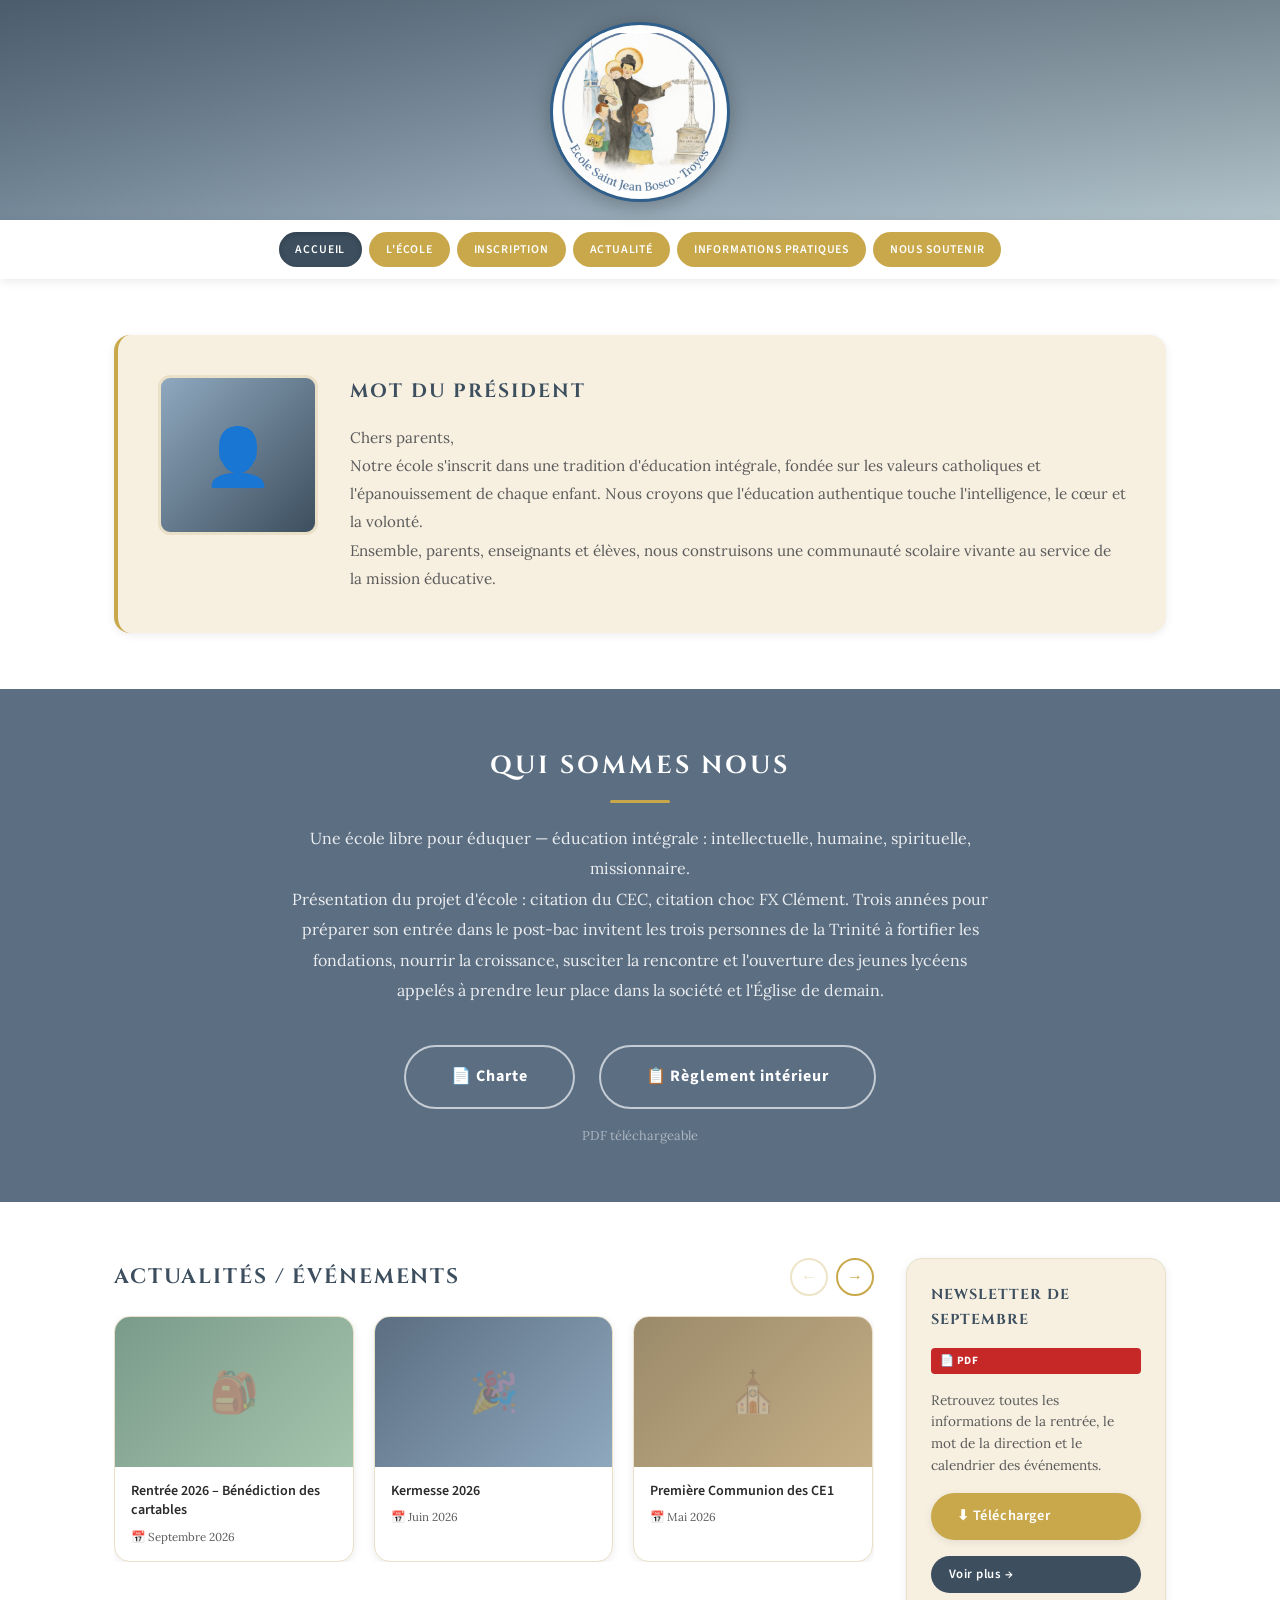
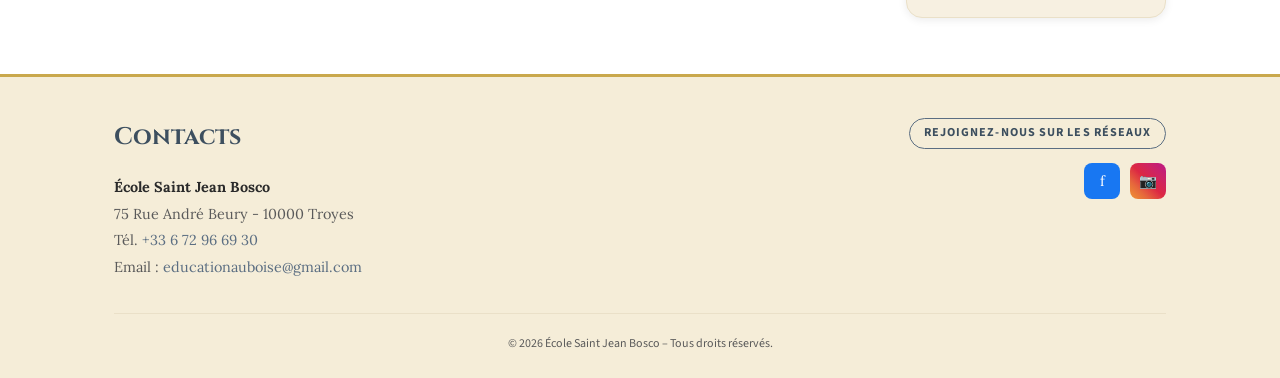
<file: index.html>
<!DOCTYPE html>
<html lang="fr">
<head>
  <meta charset="UTF-8">
  <meta name="viewport" content="width=device-width, initial-scale=1.0">
  <title>École Saint Jean Bosco – Accueil</title>
  <meta name="description" content="École catholique Saint Jean Bosco – Accueil, actualités et informations.">
  <link rel="icon" href="img/instit_st_jean_bosco.jpeg">
  <link rel="stylesheet" href="css/styles.css">
</head>
<body>

  <a class="skip-link" href="#main">Aller au contenu principal</a>

  <!-- ════ HEADER ════ -->
  <header class="site-header" role="banner">
    <div class="hero-band" role="img" aria-label="Bandeau photo de l'école"></div>
    <a class="logo-wrap" href="index.html" aria-label="Accueil – École Saint Jean Bosco">
      <div class="logo-circle">
        <img class="logo-img" src="img/instit_st_jean_bosco.jpeg" alt="École Saint Jean Bosco – Troyes">
      </div>
    </a>
    <nav class="nav-bar" aria-label="Navigation principale">
      <button class="nav-toggle" aria-expanded="false" aria-label="Ouvrir le menu" aria-controls="nav-links">
        <span></span><span></span><span></span>
      </button>
      <div class="nav-links" id="nav-links" role="list">
        <a href="index.html"       aria-current="page" role="listitem">Accueil</a>
        <a href="ecole.html"       role="listitem">L'École</a>
        <a href="inscription.html" role="listitem">Inscription</a>
        <a href="actualite.html"   role="listitem">Actualité</a>
        <a href="infos.html"       role="listitem">Informations pratiques</a>
        <a href="soutenir.html"    role="listitem">Nous soutenir</a>
      </div>
    </nav>
  </header>

  <!-- ════ MAIN ════ -->
  <main id="main">

    <!-- MOT DU PRÉSIDENT -->
    <section class="section" aria-labelledby="president-title">
      <div class="container">
        <div class="president-block">
          <div class="president-photo" role="img" aria-label="Photo de la présidente">👤</div>
          <div class="president-content">
            <h2 id="president-title">Mot du Président</h2>
            <div class="president-text">
              <p>Chers parents, <br><p>Notre école s'inscrit dans une tradition d'éducation intégrale, fondée sur les valeurs catholiques et l'épanouissement de chaque enfant. Nous croyons que l'éducation authentique touche l'intelligence, le cœur et la volonté.</p>
              <p>Ensemble, parents, enseignants et élèves, nous construisons une communauté scolaire vivante au service de la mission éducative.</p></p>
            </div>
            
            
          </div>
        </div>
      </div>
    </section>

    <!-- QUI SOMMES NOUS -->
    <section class="band" aria-labelledby="qui-title">
      <div class="container">
        <h2 class="band-title" id="qui-title">Qui sommes nous</h2>
        <p class="qui-text">
          Une école libre pour éduquer — éducation intégrale : intellectuelle, humaine, spirituelle, missionnaire.<br>
          Présentation du projet d'école : citation du CEC, citation choc FX Clément. Trois années pour préparer son entrée dans le post-bac invitent les trois personnes de la Trinité à fortifier les fondations, nourrir la croissance, susciter la rencontre et l'ouverture des jeunes lycéens appelés à prendre leur place dans la société et l'Église de demain.
        </p>
        <div class="qui-btns">
          <a href="assets/docs/charte.pdf" download class="btn btn-outline-white btn-pill-lg">
            📄 Charte
          </a>
          <a href="assets/docs/reglement.pdf" download class="btn btn-outline-white btn-pill-lg">
            📋 Règlement intérieur
          </a>
        </div>
        <p style="text-align:center; margin-top:1rem; font-size:0.8rem; color:rgba(255,255,255,0.5);">
          PDF téléchargeable
        </p>
      </div>
    </section>

    <!-- ACTUALITÉS / ÉVÉNEMENTS -->
    <section class="section" aria-labelledby="actu-title">
      <div class="container">
        <div class="actu-layout">

          <!-- Carousel -->
          <div>
            <div class="actu-header">
              <h2 class="section-title" id="actu-title" style="margin-bottom:0">Actualités / Événements</h2>
              <div class="carousel-controls" role="group" aria-label="Contrôles du carousel">
                <button class="carousel-btn prev" aria-label="Article précédent" disabled>&#8592;</button>
                <button class="carousel-btn next" aria-label="Article suivant">&#8594;</button>
              </div>
            </div>

            <div class="carousel-track-outer" aria-live="polite">
              <div class="carousel-track" role="list">

                <article class="actu-card" role="listitem">
                  <div class="actu-card-img" aria-hidden="true">🎒</div>
                  <div class="actu-card-body">
                    <h3>Rentrée 2026 – Bénédiction des cartables</h3>
                    <p class="actu-card-meta">📅 Septembre 2026</p>
                  </div>
                </article>

                <article class="actu-card" role="listitem">
                  <div class="actu-card-img" aria-hidden="true">🎉</div>
                  <div class="actu-card-body">
                    <h3>Kermesse 2026</h3>
                    <p class="actu-card-meta">📅 Juin 2026</p>
                  </div>
                </article>

                <article class="actu-card" role="listitem">
                  <div class="actu-card-img" aria-hidden="true">⛪</div>
                  <div class="actu-card-body">
                    <h3>Première Communion des CE1</h3>
                    <p class="actu-card-meta">📅 Mai 2026</p>
                  </div>
                </article>

                <article class="actu-card" role="listitem">
                  <div class="actu-card-img" aria-hidden="true">📰</div>
                  <div class="actu-card-body">
                    <h3>Avancée des travaux de rénovation</h3>
                    <p class="actu-card-meta">📅 Avril 2026</p>
                  </div>
                </article>

              </div>
            </div>
          </div>

          <!-- Newsletter sidebar -->
          <aside class="newsletter-sidebar" aria-label="Newsletter">
            <h3>Newsletter de Septembre</h3>
            <span class="pdf-badge">📄 PDF</span>
            <p>Retrouvez toutes les informations de la rentrée, le mot de la direction et le calendrier des événements.</p>
            <a href="assets/docs/newsletter-sept.pdf" download
               class="btn btn-gold" aria-label="Télécharger la newsletter de septembre (PDF)">
              ⬇ Télécharger
            </a>
            <a href="actualite.html" class="btn btn-blue" style="font-size:0.8rem; padding:0.5rem 1.1rem;">
              Voir plus →
            </a>
          </aside>

        </div>
      </div>
    </section>

  </main>

  <!-- ════ FOOTER ════ -->
  <footer class="site-footer" role="contentinfo">
    <div class="container">
      <div class="footer-inner">
        <div class="footer-contacts">
          <h2>Contacts</h2>
          <address>
            <strong>École Saint Jean Bosco</strong>
            75 Rue André Beury - 10000 Troyes<br>
            Tél. <a href="tel:+33672966930">+33 6 72 96 69 30</a><br>
            Email : <a href="mailto:educationauboise@gmail.com">educationauboise@gmail.com</a>
          </address>
        </div>
        <div class="footer-social">
          <div class="footer-social-label">Rejoignez-nous sur les réseaux</div>
          <nav aria-label="Réseaux sociaux">
            <div class="social-icons">
              <a class="social-icon si-fb" href="https://www.facebook.com/profile.php?id=61584608564009" aria-label="Facebook">f</a>
              <a class="social-icon si-ig" href="#" aria-label="Instagram">📷</a>
            </div>
          </nav>
        </div>
      </div>
      <p class="footer-copy">© 2026 École Saint Jean Bosco – Tous droits réservés.</p>
    </div>
  </footer>

  <script src="js/main.js"></script>
</body>
</html>
</file>
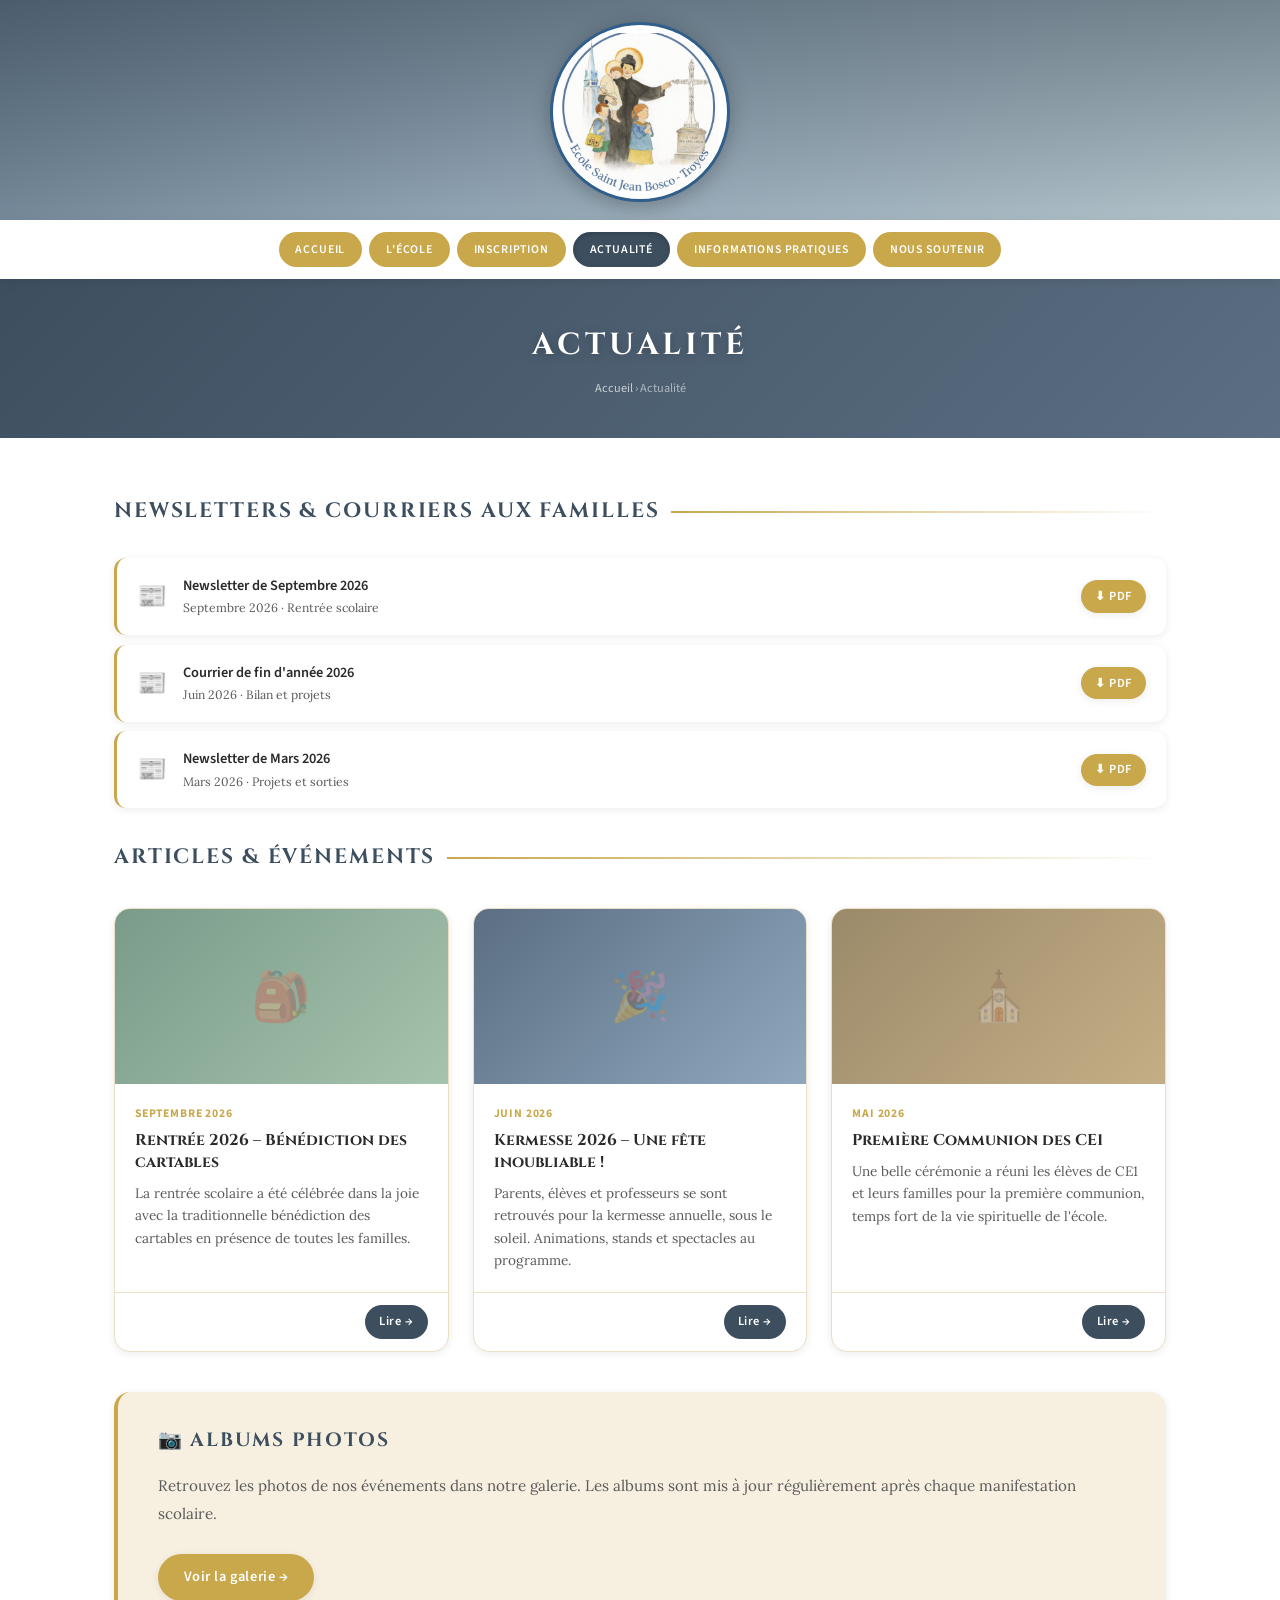
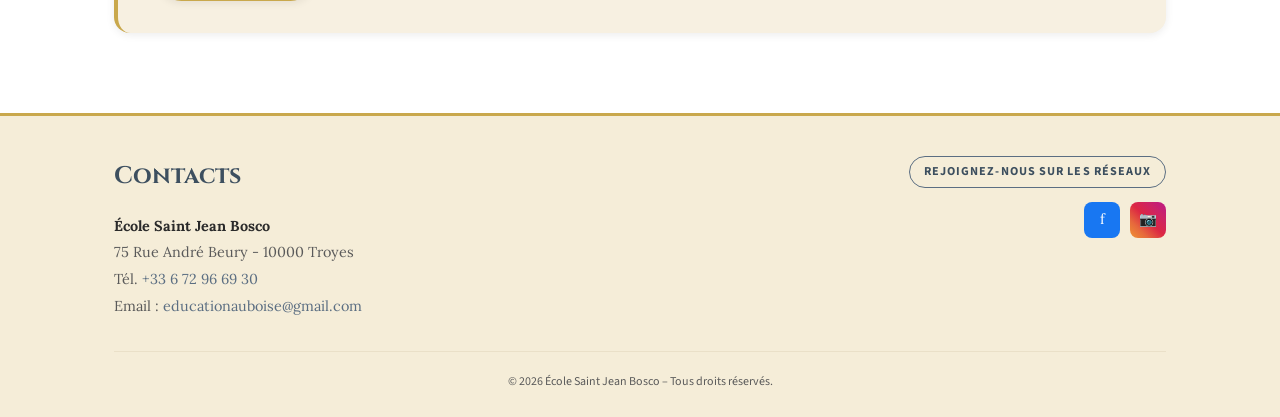
<file: actualite.html>
<!DOCTYPE html>
<html lang="fr">
<head>
  <meta charset="UTF-8">
  <meta name="viewport" content="width=device-width, initial-scale=1.0">
  <title>Actualité – Saint Jean Bosco</title>
  <link rel="icon" href="img/instit_st_jean_bosco.jpeg">
  <link rel="stylesheet" href="css/styles.css">
</head>
<body>
  <a class="skip-link" href="#main">Aller au contenu principal</a>

  <header class="site-header" role="banner">
    <div class="hero-band"></div>
    <a class="logo-wrap" href="index.html" aria-label="Accueil">
      <div class="logo-circle">
        <img class="logo-img" src="img/instit_st_jean_bosco.jpeg" alt="École Saint Jean Bosco – Troyes">
      </div>
    </a>
    <nav class="nav-bar" aria-label="Navigation principale">
      <button class="nav-toggle" aria-expanded="false" aria-label="Ouvrir le menu" aria-controls="nav-links">
        <span></span><span></span><span></span>
      </button>
      <div class="nav-links" id="nav-links">
        <a href="index.html">Accueil</a>
        <a href="ecole.html">L'École</a>
        <a href="inscription.html">Inscription</a>
        <a href="actualite.html" aria-current="page">Actualité</a>
        <a href="infos.html">Informations pratiques</a>
        <a href="soutenir.html">Nous soutenir</a>
      </div>
    </nav>
  </header>

  <div class="page-hero">
    <div class="container">
      <h1>Actualité</h1>
      <p class="breadcrumb"><a href="index.html">Accueil</a> › Actualité</p>
    </div>
  </div>

  <main id="main">
    <section class="section">
      <div class="container">

        <!-- Newsletters -->
        <h2 class="section-title">Newsletters & Courriers aux familles</h2>
        <ul class="newsletter-archive" aria-label="Archive des newsletters">
          <li>
            <span class="nl-icon">📰</span>
            <div class="nl-info">
              <div class="nl-title">Newsletter de Septembre 2026</div>
              <div class="nl-date">Septembre 2026 · Rentrée scolaire</div>
            </div>
            <a href="assets/docs/newsletter-sept.pdf" download class="btn btn-gold"
               style="padding:0.35rem 0.9rem; font-size:0.78rem;" aria-label="Télécharger newsletter septembre">
              ⬇ PDF
            </a>
          </li>
          <li>
            <span class="nl-icon">📰</span>
            <div class="nl-info">
              <div class="nl-title">Courrier de fin d'année 2026</div>
              <div class="nl-date">Juin 2026 · Bilan et projets</div>
            </div>
            <a href="#" class="btn btn-gold"
               style="padding:0.35rem 0.9rem; font-size:0.78rem;" aria-label="Télécharger courrier juin">
              ⬇ PDF
            </a>
          </li>
          <li>
            <span class="nl-icon">📰</span>
            <div class="nl-info">
              <div class="nl-title">Newsletter de Mars 2026</div>
              <div class="nl-date">Mars 2026 · Projets et sorties</div>
            </div>
            <a href="#" class="btn btn-gold"
               style="padding:0.35rem 0.9rem; font-size:0.78rem;" aria-label="Télécharger newsletter mars">
              ⬇ PDF
            </a>
          </li>
        </ul>

        <!-- Articles & événements -->
        <h2 class="section-title" style="margin-top:2rem;">Articles & Événements</h2>
        <div class="articles-grid">
          <article class="article-card">
            <div class="article-card-img">🎒</div>
            <div class="article-card-body">
              <div class="article-date">Septembre 2026</div>
              <h3>Rentrée 2026 – Bénédiction des cartables</h3>
              <p>La rentrée scolaire a été célébrée dans la joie avec la traditionnelle bénédiction des cartables en présence de toutes les familles.</p>
            </div>
            <div class="article-card-footer">
              <a href="#" class="btn btn-blue" style="font-size:0.78rem; padding:0.4rem 0.9rem;">Lire →</a>
            </div>
          </article>

          <article class="article-card">
            <div class="article-card-img">🎉</div>
            <div class="article-card-body">
              <div class="article-date">Juin 2026</div>
              <h3>Kermesse 2026 – Une fête inoubliable !</h3>
              <p>Parents, élèves et professeurs se sont retrouvés pour la kermesse annuelle, sous le soleil. Animations, stands et spectacles au programme.</p>
            </div>
            <div class="article-card-footer">
              <a href="#" class="btn btn-blue" style="font-size:0.78rem; padding:0.4rem 0.9rem;">Lire →</a>
            </div>
          </article>

          <article class="article-card">
            <div class="article-card-img">⛪</div>
            <div class="article-card-body">
              <div class="article-date">Mai 2026</div>
              <h3>Première Communion des CE1</h3>
              <p>Une belle cérémonie a réuni les élèves de CE1 et leurs familles pour la première communion, temps fort de la vie spirituelle de l'école.</p>
            </div>
            <div class="article-card-footer">
              <a href="#" class="btn btn-blue" style="font-size:0.78rem; padding:0.4rem 0.9rem;">Lire →</a>
            </div>
          </article>
        </div>

        <!-- Albums photos -->
        <div class="content-card" style="margin-top:2.5rem;">
          <h2>📷 Albums photos</h2>
          <p>Retrouvez les photos de nos événements dans notre galerie. Les albums sont mis à jour régulièrement après chaque manifestation scolaire.</p>
          <a href="#" class="btn btn-gold" style="margin-top:0.75rem;">Voir la galerie →</a>
        </div>

      </div>
    </section>
  </main>

  <footer class="site-footer" role="contentinfo">
    <div class="container">
      <div class="footer-inner">
        <div class="footer-contacts">
          <h2>Contacts</h2>
          <address>
            <strong>École Saint Jean Bosco</strong>
            75 Rue André Beury - 10000 Troyes<br>
            Tél. <a href="tel:+33672966930">+33 6 72 96 69 30</a><br>
            Email : <a href="mailto:educationauboise@gmail.com">educationauboise@gmail.com</a>
          </address>
        </div>
        <div class="footer-social">
          <div class="footer-social-label">Rejoignez-nous sur les réseaux</div>
          <nav aria-label="Réseaux sociaux">
            <div class="social-icons">
              <a class="social-icon si-fb" href="https://www.facebook.com/profile.php?id=61584608564009" aria-label="Facebook">f</a>
              <a class="social-icon si-ig" href="#" aria-label="Instagram">📷</a>
            </div>
          </nav>
        </div>
      </div>
      <p class="footer-copy">© 2026 École Saint Jean Bosco – Tous droits réservés.</p>
    </div>
  </footer>
  <script src="js/main.js"></script>
</body>
</html>
</file>
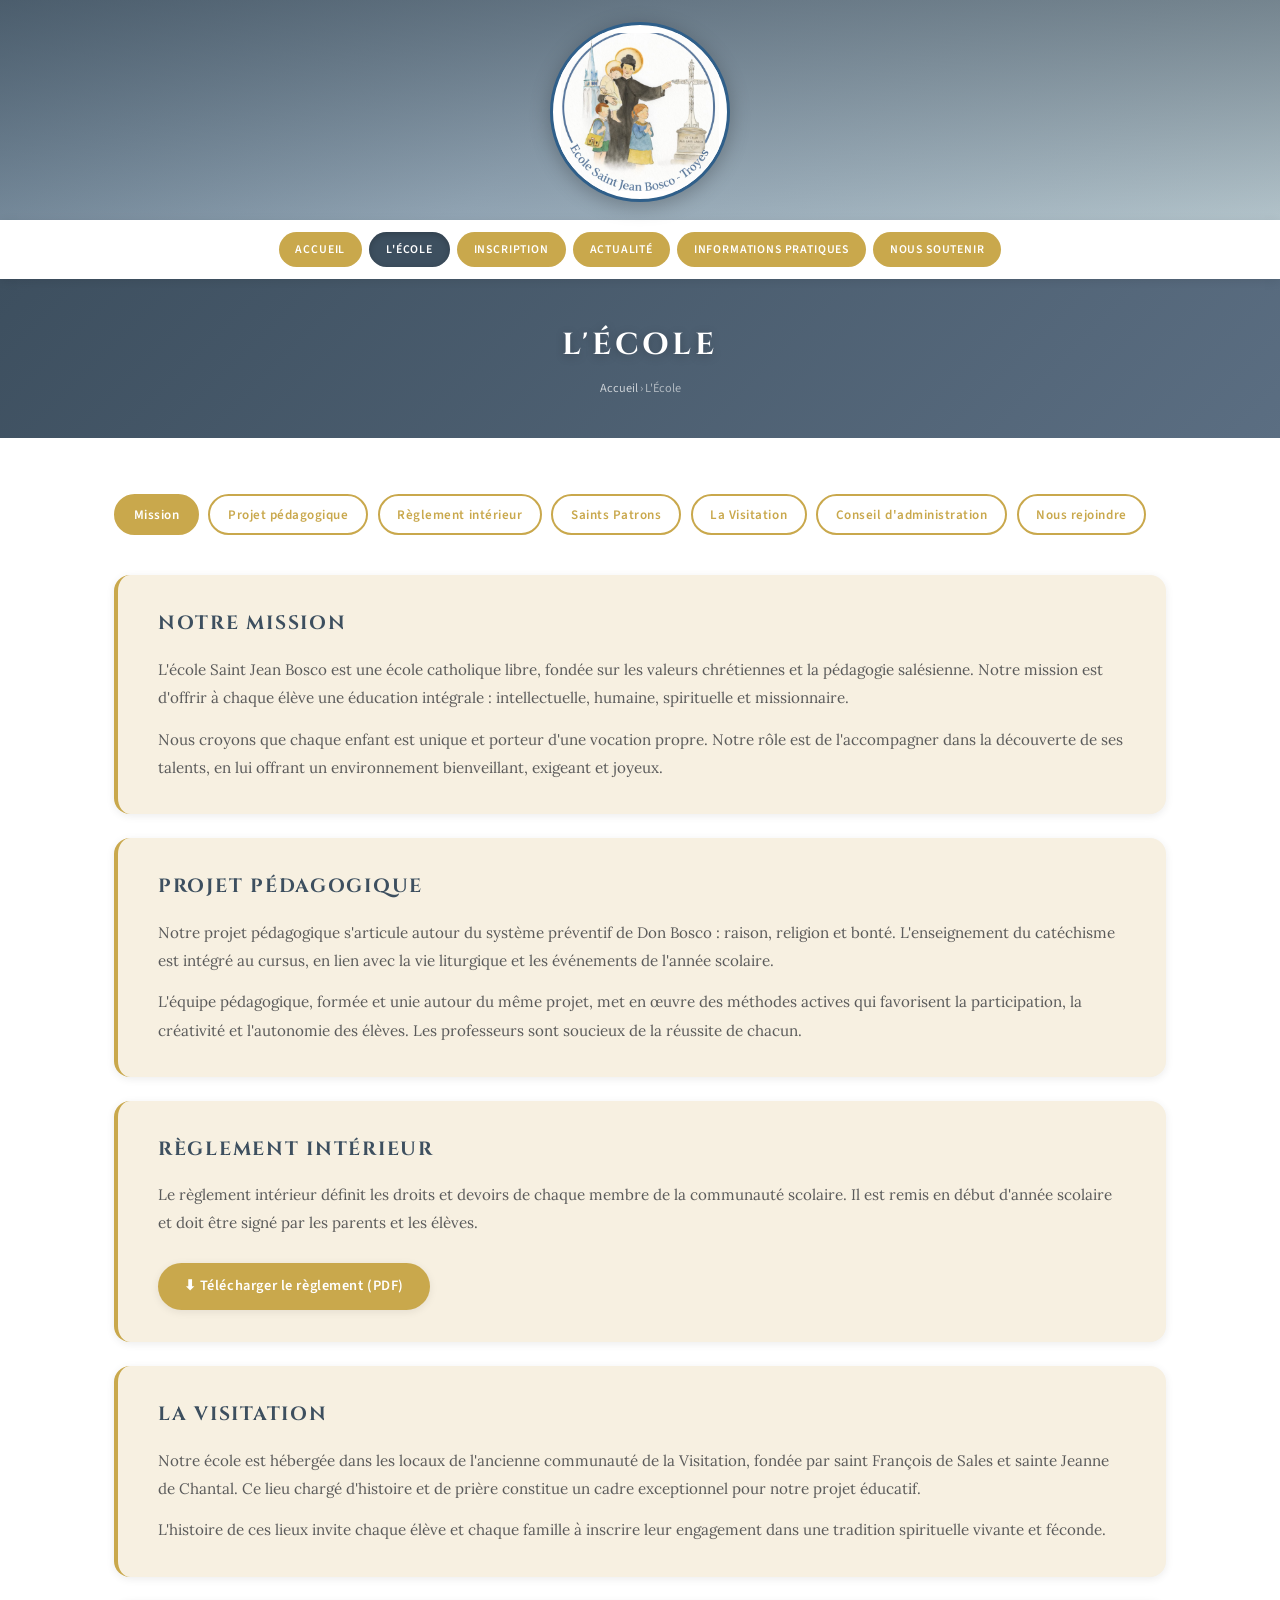
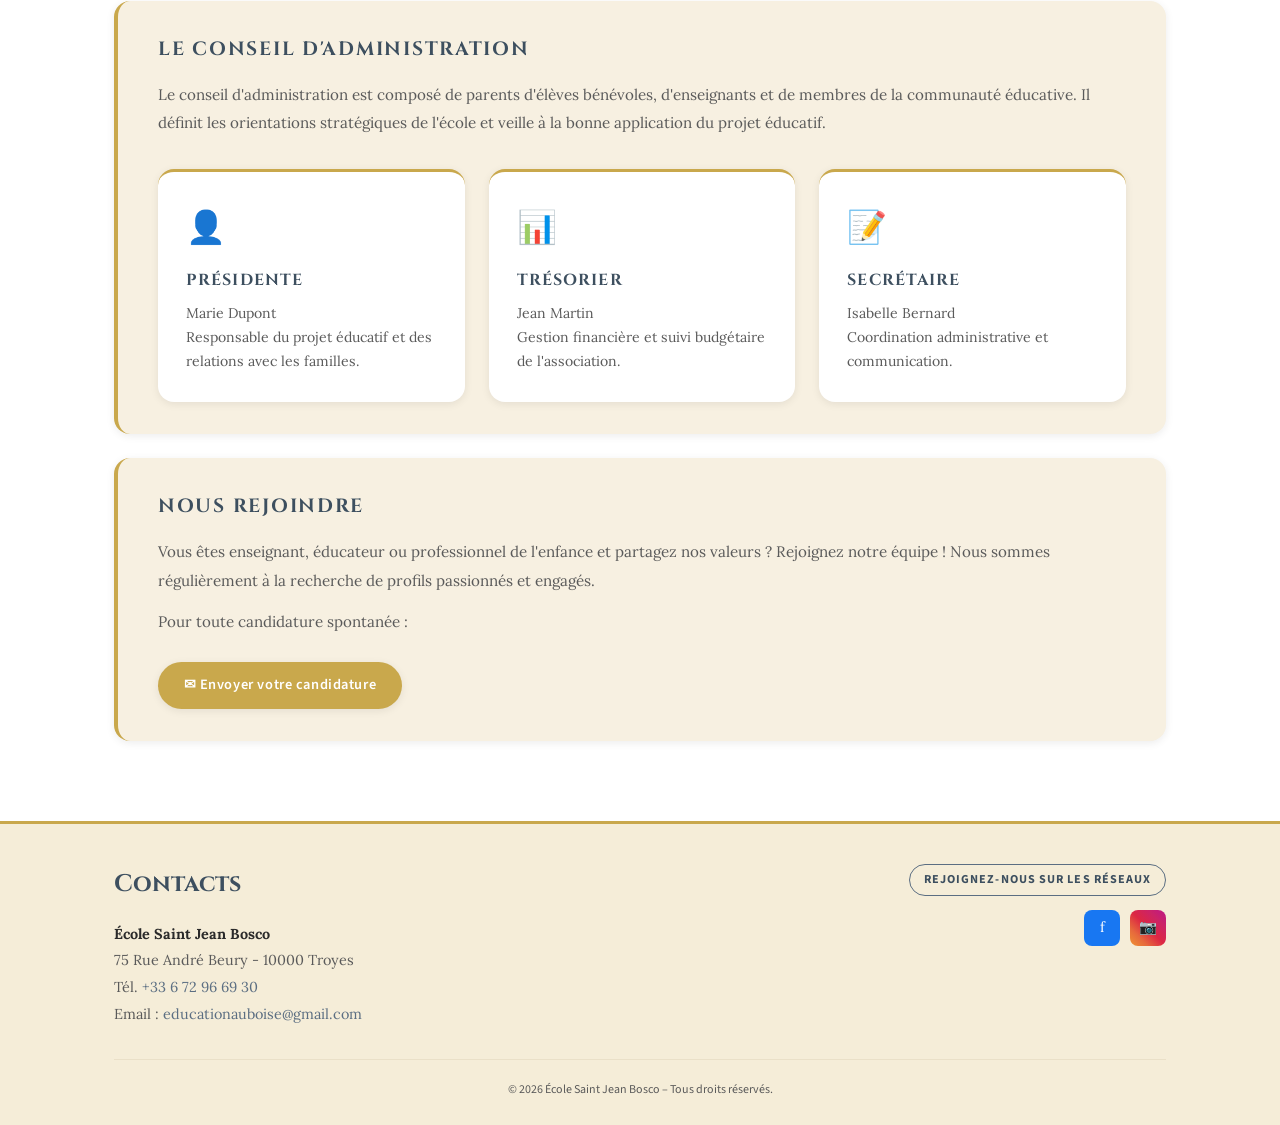
<file: ecole.html>
<!DOCTYPE html>
<html lang="fr">
<head>
  <meta charset="UTF-8">
  <meta name="viewport" content="width=device-width, initial-scale=1.0">
  <title>L'École – Saint Jean Bosco</title>
  <link rel="icon" href="img/instit_st_jean_bosco.jpeg">
  <link rel="stylesheet" href="css/styles.css">
</head>
<body>
  <a class="skip-link" href="#main">Aller au contenu principal</a>

  <header class="site-header" role="banner">
    <div class="hero-band"></div>
    <a class="logo-wrap" href="index.html" aria-label="Accueil">
      <div class="logo-circle">
        <img class="logo-img" src="img/instit_st_jean_bosco.jpeg" alt="École Saint Jean Bosco – Troyes">
      </div>
    </a>
    <nav class="nav-bar" aria-label="Navigation principale">
      <button class="nav-toggle" aria-expanded="false" aria-label="Ouvrir le menu" aria-controls="nav-links">
        <span></span><span></span><span></span>
      </button>
      <div class="nav-links" id="nav-links">
        <a href="index.html">Accueil</a>
        <a href="ecole.html" aria-current="page">L'École</a>
        <a href="inscription.html">Inscription</a>
        <a href="actualite.html">Actualité</a>
        <a href="infos.html">Informations pratiques</a>
        <a href="soutenir.html">Nous soutenir</a>
      </div>
    </nav>
  </header>

  <div class="page-hero">
    <div class="container">
      <h1>L'École</h1>
      <p class="breadcrumb"><a href="index.html">Accueil</a> › L'École</p>
    </div>
  </div>

  <main id="main">
    <section class="section">
      <div class="container">

        <!-- Sous-navigation -->
        <nav class="sub-nav" aria-label="Sections de la page École">
          <a href="#mission"     class="active">Mission</a>
          <a href="#pedagogique">Projet pédagogique</a>
          <a href="#reglement">Règlement intérieur</a>
          <a href="saints.html">Saints Patrons</a>
          <a href="#visitation">La Visitation</a>
          <a href="#ca">Conseil d'administration</a>
          <a href="#rejoindre">Nous rejoindre</a>
        </nav>

        <!-- Mission -->
        <div class="content-card" id="mission">
          <h2>Notre Mission</h2>
          <p>L'école Saint Jean Bosco est une école catholique libre, fondée sur les valeurs chrétiennes et la pédagogie salésienne. Notre mission est d'offrir à chaque élève une éducation intégrale : intellectuelle, humaine, spirituelle et missionnaire.</p>
          <p>Nous croyons que chaque enfant est unique et porteur d'une vocation propre. Notre rôle est de l'accompagner dans la découverte de ses talents, en lui offrant un environnement bienveillant, exigeant et joyeux.</p>
        </div>

        <!-- Projet pédagogique -->
        <div class="content-card" id="pedagogique">
          <h2>Projet Pédagogique</h2>
          <p>Notre projet pédagogique s'articule autour du système préventif de Don Bosco : raison, religion et bonté. L'enseignement du catéchisme est intégré au cursus, en lien avec la vie liturgique et les événements de l'année scolaire.</p>
          <p>L'équipe pédagogique, formée et unie autour du même projet, met en œuvre des méthodes actives qui favorisent la participation, la créativité et l'autonomie des élèves. Les professeurs sont soucieux de la réussite de chacun.</p>
        </div>

        <!-- Règlement intérieur -->
        <div class="content-card" id="reglement">
          <h2>Règlement Intérieur</h2>
          <p>Le règlement intérieur définit les droits et devoirs de chaque membre de la communauté scolaire. Il est remis en début d'année scolaire et doit être signé par les parents et les élèves.</p>
          <a href="assets/docs/reglement.pdf" download class="btn btn-gold" style="margin-top:0.75rem;">
            ⬇ Télécharger le règlement (PDF)
          </a>
        </div>

        <!-- La Visitation -->
        <div class="content-card" id="visitation">
          <h2>La Visitation</h2>
          <p>Notre école est hébergée dans les locaux de l'ancienne communauté de la Visitation, fondée par saint François de Sales et sainte Jeanne de Chantal. Ce lieu chargé d'histoire et de prière constitue un cadre exceptionnel pour notre projet éducatif.</p>
          <p>L'histoire de ces lieux invite chaque élève et chaque famille à inscrire leur engagement dans une tradition spirituelle vivante et féconde.</p>
        </div>

        <!-- Conseil d'administration -->
        <div class="content-card" id="ca">
          <h2>Le Conseil d'Administration</h2>
          <p>Le conseil d'administration est composé de parents d'élèves bénévoles, d'enseignants et de membres de la communauté éducative. Il définit les orientations stratégiques de l'école et veille à la bonne application du projet éducatif.</p>
          <div class="info-grid">
            <div class="info-card">
              <span class="icon">👤</span>
              <h3>Présidente</h3>
              <p>Marie Dupont<br>Responsable du projet éducatif et des relations avec les familles.</p>
            </div>
            <div class="info-card">
              <span class="icon">📊</span>
              <h3>Trésorier</h3>
              <p>Jean Martin<br>Gestion financière et suivi budgétaire de l'association.</p>
            </div>
            <div class="info-card">
              <span class="icon">📝</span>
              <h3>Secrétaire</h3>
              <p>Isabelle Bernard<br>Coordination administrative et communication.</p>
            </div>
          </div>
        </div>

        <!-- Nous rejoindre -->
        <div class="content-card" id="rejoindre">
          <h2>Nous Rejoindre</h2>
          <p>Vous êtes enseignant, éducateur ou professionnel de l'enfance et partagez nos valeurs ? Rejoignez notre équipe ! Nous sommes régulièrement à la recherche de profils passionnés et engagés.</p>
          <p>Pour toute candidature spontanée :</p>
          <a href="mailto:educationauboise@gmail.com" class="btn btn-gold" style="margin-top:0.75rem;">
            ✉ Envoyer votre candidature
          </a>
        </div>

      </div>
    </section>
  </main>

  <footer class="site-footer" role="contentinfo">
    <div class="container">
      <div class="footer-inner">
        <div class="footer-contacts">
          <h2>Contacts</h2>
          <address>
            <strong>École Saint Jean Bosco</strong>
            75 Rue André Beury - 10000 Troyes<br>
            Tél. <a href="tel:+33672966930">+33 6 72 96 69 30</a><br>
            Email : <a href="mailto:educationauboise@gmail.com">educationauboise@gmail.com</a>
          </address>
        </div>
        <div class="footer-social">
          <div class="footer-social-label">Rejoignez-nous sur les réseaux</div>
          <nav aria-label="Réseaux sociaux">
            <div class="social-icons">
              <a class="social-icon si-fb" href="https://www.facebook.com/profile.php?id=61584608564009" aria-label="Facebook">f</a>
              <a class="social-icon si-ig" href="#" aria-label="Instagram">📷</a>
            </div>
          </nav>
        </div>
      </div>
      <p class="footer-copy">© 2026 École Saint Jean Bosco – Tous droits réservés.</p>
    </div>
  </footer>
  <script src="js/main.js"></script>
</body>
</html>
</file>
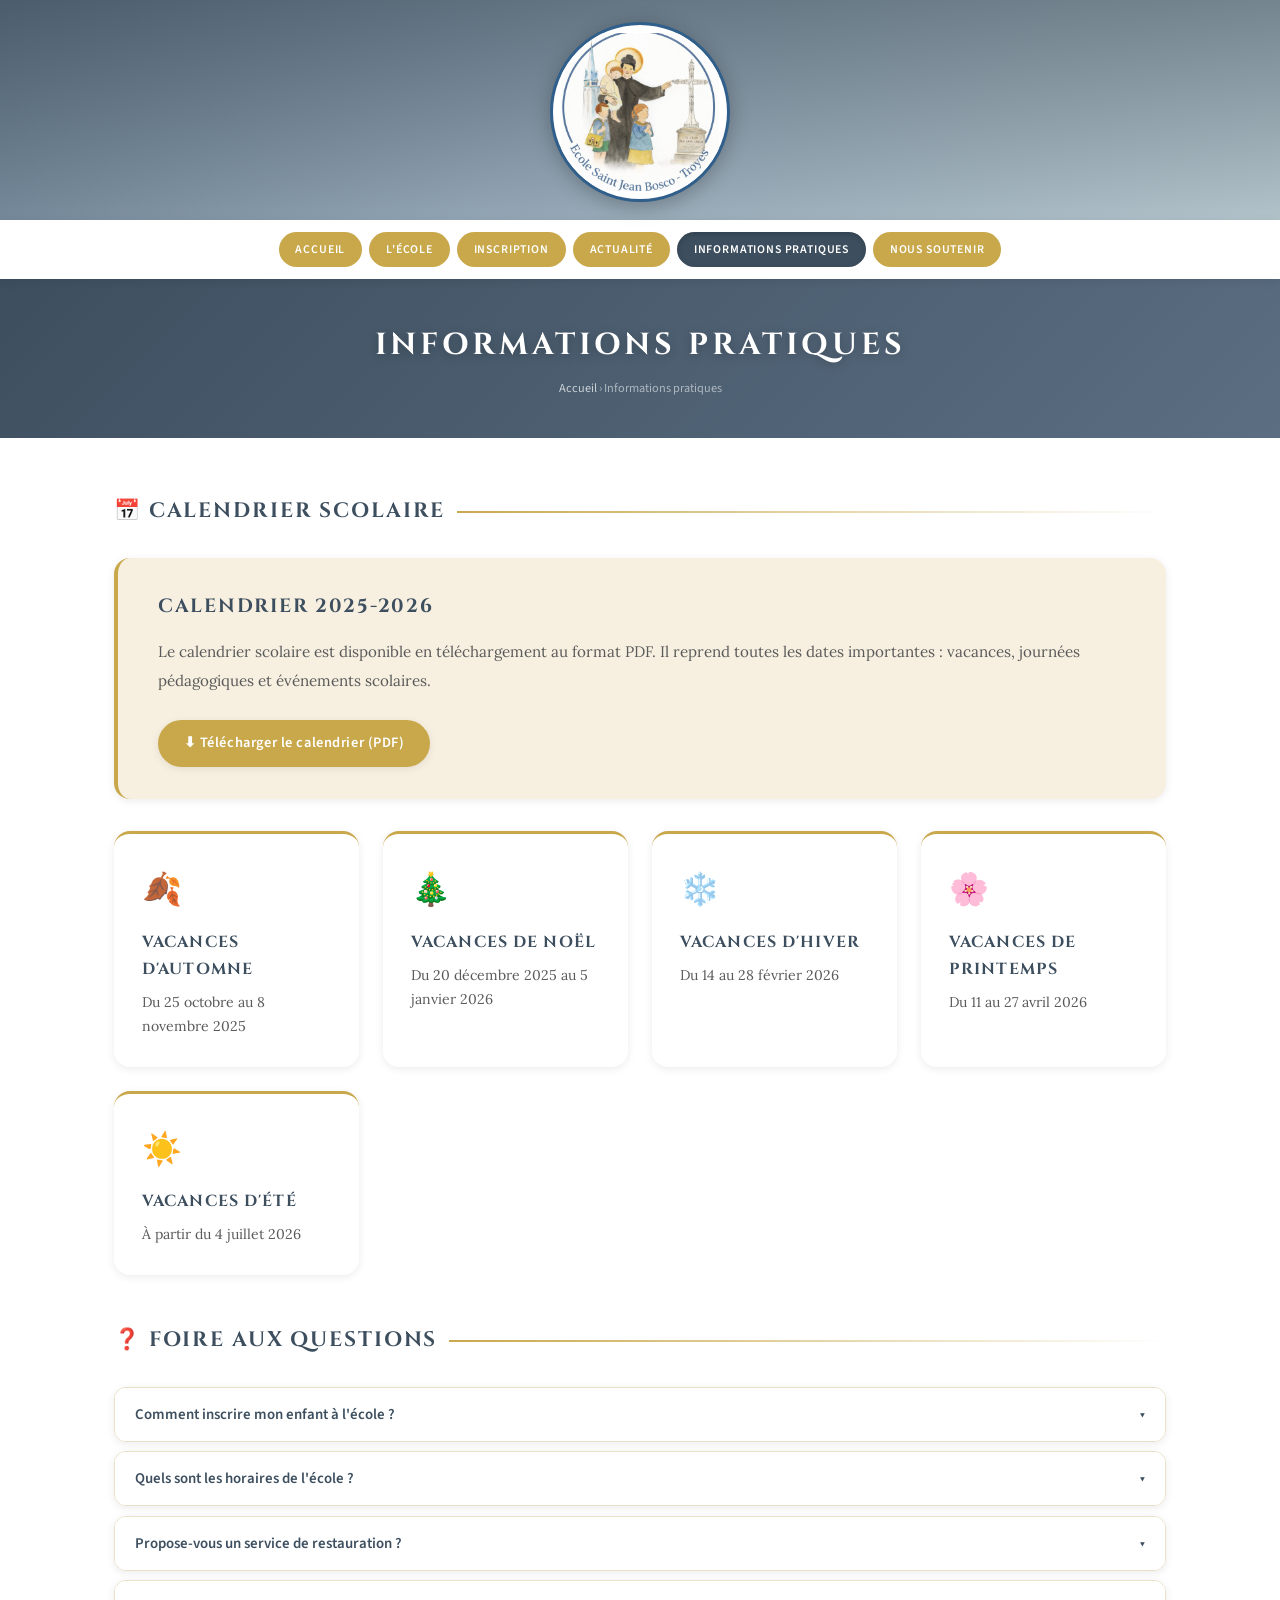
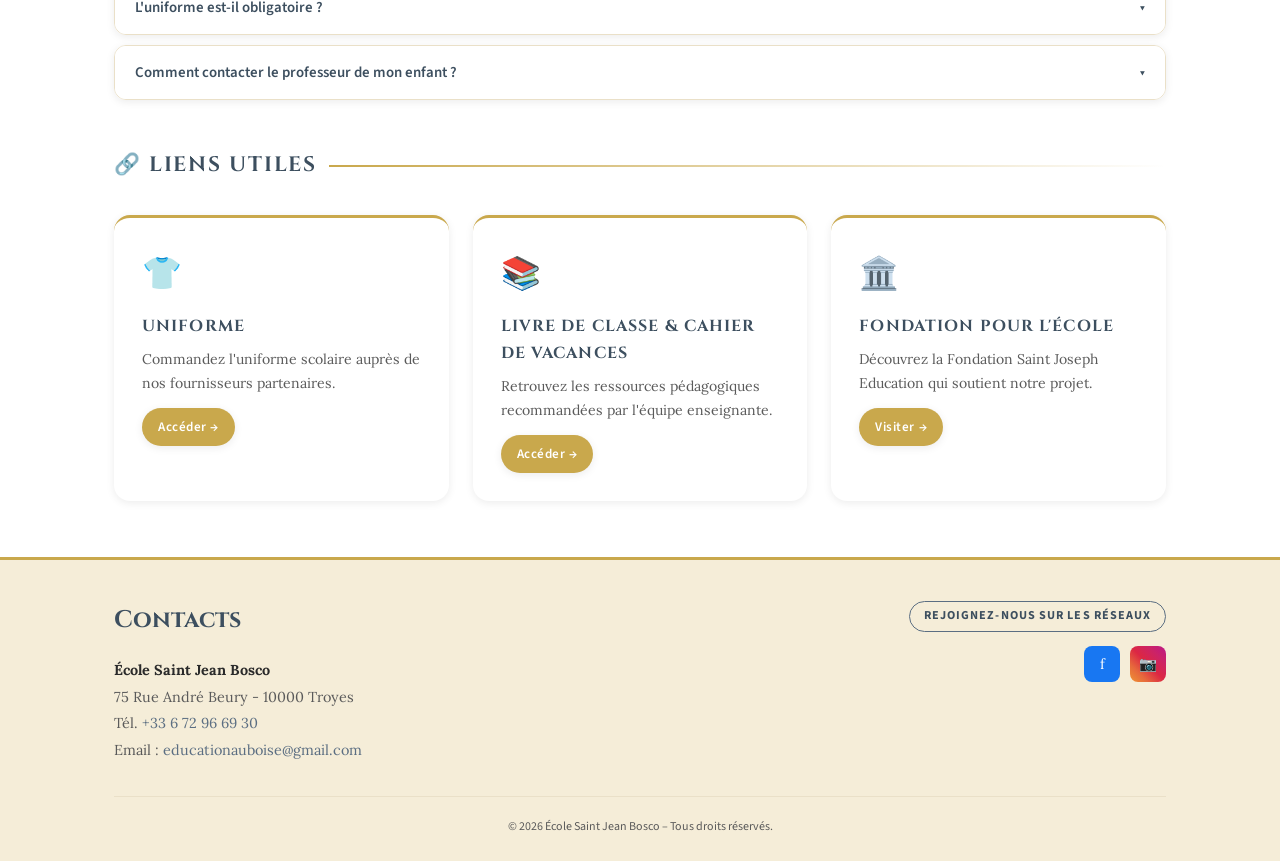
<file: infos.html>
<!DOCTYPE html>
<html lang="fr">
<head>
  <meta charset="UTF-8">
  <meta name="viewport" content="width=device-width, initial-scale=1.0">
  <title>Informations pratiques – Saint Jean Bosco</title>
  <link rel="icon" href="img/instit_st_jean_bosco.jpeg">
  <link rel="stylesheet" href="css/styles.css">
</head>
<body>
  <a class="skip-link" href="#main">Aller au contenu principal</a>

  <header class="site-header" role="banner">
    <div class="hero-band"></div>
    <a class="logo-wrap" href="index.html" aria-label="Accueil">
      <div class="logo-circle">
        <img class="logo-img" src="img/instit_st_jean_bosco.jpeg" alt="École Saint Jean Bosco – Troyes">
      </div>
    </a>
    <nav class="nav-bar" aria-label="Navigation principale">
      <button class="nav-toggle" aria-expanded="false" aria-label="Ouvrir le menu" aria-controls="nav-links">
        <span></span><span></span><span></span>
      </button>
      <div class="nav-links" id="nav-links">
        <a href="index.html">Accueil</a>
        <a href="ecole.html">L'École</a>
        <a href="inscription.html">Inscription</a>
        <a href="actualite.html">Actualité</a>
        <a href="infos.html" aria-current="page">Informations pratiques</a>
        <a href="soutenir.html">Nous soutenir</a>
      </div>
    </nav>
  </header>

  <div class="page-hero">
    <div class="container">
      <h1>Informations pratiques</h1>
      <p class="breadcrumb"><a href="index.html">Accueil</a> › Informations pratiques</p>
    </div>
  </div>

  <main id="main">
    <section class="section">
      <div class="container">

        <!-- Calendrier scolaire -->
        <h2 class="section-title">📅 Calendrier scolaire</h2>
        <div class="content-card">
          <h2>Calendrier 2025-2026</h2>
          <p>Le calendrier scolaire est disponible en téléchargement au format PDF. Il reprend toutes les dates importantes : vacances, journées pédagogiques et événements scolaires.</p>
          <a href="#" class="btn btn-gold" style="margin-top:0.75rem;">⬇ Télécharger le calendrier (PDF)</a>
        </div>

        <div class="info-grid">
          <div class="info-card">
            <span class="icon">🍂</span>
            <h3>Vacances d'automne</h3>
            <p>Du 25 octobre au 8 novembre 2025</p>
          </div>
          <div class="info-card">
            <span class="icon">🎄</span>
            <h3>Vacances de Noël</h3>
            <p>Du 20 décembre 2025 au 5 janvier 2026</p>
          </div>
          <div class="info-card">
            <span class="icon">❄️</span>
            <h3>Vacances d'hiver</h3>
            <p>Du 14 au 28 février 2026</p>
          </div>
          <div class="info-card">
            <span class="icon">🌸</span>
            <h3>Vacances de printemps</h3>
            <p>Du 11 au 27 avril 2026</p>
          </div>
          <div class="info-card">
            <span class="icon">☀️</span>
            <h3>Vacances d'été</h3>
            <p>À partir du 4 juillet 2026</p>
          </div>
        </div>

        <!-- FAQ -->
        <h2 class="section-title" style="margin-top:3rem;">❓ Foire aux questions</h2>
        <div class="faq-list" role="list">

          <div class="faq-item" role="listitem">
            <button class="faq-question" aria-expanded="false" aria-controls="faq-1">
              Comment inscrire mon enfant à l'école ?
              <span class="faq-arrow" aria-hidden="true">▾</span>
            </button>
            <div class="faq-answer" id="faq-1" role="region">
              Pour inscrire votre enfant, commencez par contacter le secrétariat pour planifier une visite. Vous téléchargerez ensuite le dossier d'inscription disponible sur la page <a href="inscription.html">Inscription</a>.
            </div>
          </div>

          <div class="faq-item" role="listitem">
            <button class="faq-question" aria-expanded="false" aria-controls="faq-2">
              Quels sont les horaires de l'école ?
              <span class="faq-arrow" aria-hidden="true">▾</span>
            </button>
            <div class="faq-answer" id="faq-2" role="region">
              L'école accueille les élèves du lundi au vendredi de 8h30 à 16h30. La garderie du matin est disponible à partir de 7h45 et la garderie du soir jusqu'à 18h00.
            </div>
          </div>

          <div class="faq-item" role="listitem">
            <button class="faq-question" aria-expanded="false" aria-controls="faq-3">
              Propose-vous un service de restauration ?
              <span class="faq-arrow" aria-hidden="true">▾</span>
            </button>
            <div class="faq-answer" id="faq-3" role="region">
              Oui, la cantine scolaire accueille les élèves chaque midi. Le menu hebdomadaire est communiqué aux familles via la newsletter et l'application mobile de l'école.
            </div>
          </div>

          <div class="faq-item" role="listitem">
            <button class="faq-question" aria-expanded="false" aria-controls="faq-4">
              L'uniforme est-il obligatoire ?
              <span class="faq-arrow" aria-hidden="true">▾</span>
            </button>
            <div class="faq-answer" id="faq-4" role="region">
              L'uniforme est porté par tous les élèves. La liste des pièces obligatoires et les modalités de commande vous seront remises lors de l'inscription. Il est disponible auprès de fournisseurs agréés.
            </div>
          </div>

          <div class="faq-item" role="listitem">
            <button class="faq-question" aria-expanded="false" aria-controls="faq-5">
              Comment contacter le professeur de mon enfant ?
              <span class="faq-arrow" aria-hidden="true">▾</span>
            </button>
            <div class="faq-answer" id="faq-5" role="region">
              Vous pouvez contacter les enseignants via le cahier de liaison de votre enfant ou par email via le secrétariat. Des rendez-vous peuvent être organisés sur demande en dehors des heures de classe.
            </div>
          </div>

        </div>

        <!-- Liens utiles -->
        <h2 class="section-title" style="margin-top:3rem;">🔗 Liens utiles</h2>
        <div class="info-grid">
          <div class="info-card">
            <span class="icon">👕</span>
            <h3>Uniforme</h3>
            <p>Commandez l'uniforme scolaire auprès de nos fournisseurs partenaires.</p>
            <a href="#" class="btn btn-gold" style="margin-top:0.75rem; font-size:0.82rem; padding:0.5rem 1rem;">Accéder →</a>
          </div>
          <div class="info-card">
            <span class="icon">📚</span>
            <h3>Livre de classe & cahier de vacances</h3>
            <p>Retrouvez les ressources pédagogiques recommandées par l'équipe enseignante.</p>
            <a href="#" class="btn btn-gold" style="margin-top:0.75rem; font-size:0.82rem; padding:0.5rem 1rem;">Accéder →</a>
          </div>
          <div class="info-card">
            <span class="icon">🏛️</span>
            <h3>Fondation pour l'école</h3>
            <p>Découvrez la Fondation Saint Joseph Education qui soutient notre projet.</p>
            <a href="https://ecolestdominique.fr/faire-un-don/" target="_blank" rel="noopener"
               class="btn btn-gold" style="margin-top:0.75rem; font-size:0.82rem; padding:0.5rem 1rem;">
              Visiter →
            </a>
          </div>
        </div>

      </div>
    </section>
  </main>

  <footer class="site-footer" role="contentinfo">
    <div class="container">
      <div class="footer-inner">
        <div class="footer-contacts">
          <h2>Contacts</h2>
          <address>
            <strong>École Saint Jean Bosco</strong>
            75 Rue André Beury - 10000 Troyes<br>
            Tél. <a href="tel:+33672966930">+33 6 72 96 69 30</a><br>
            Email : <a href="mailto:educationauboise@gmail.com">educationauboise@gmail.com</a>
          </address>
        </div>
        <div class="footer-social">
          <div class="footer-social-label">Rejoignez-nous sur les réseaux</div>
          <nav aria-label="Réseaux sociaux">
            <div class="social-icons">
              <a class="social-icon si-fb" href="https://www.facebook.com/profile.php?id=61584608564009" aria-label="Facebook">f</a>
              <a class="social-icon si-ig" href="#" aria-label="Instagram">📷</a>
            </div>
          </nav>
        </div>
      </div>
      <p class="footer-copy">© 2026 École Saint Jean Bosco – Tous droits réservés.</p>
    </div>
  </footer>
  <script src="js/main.js"></script>
</body>
</html>
</file>
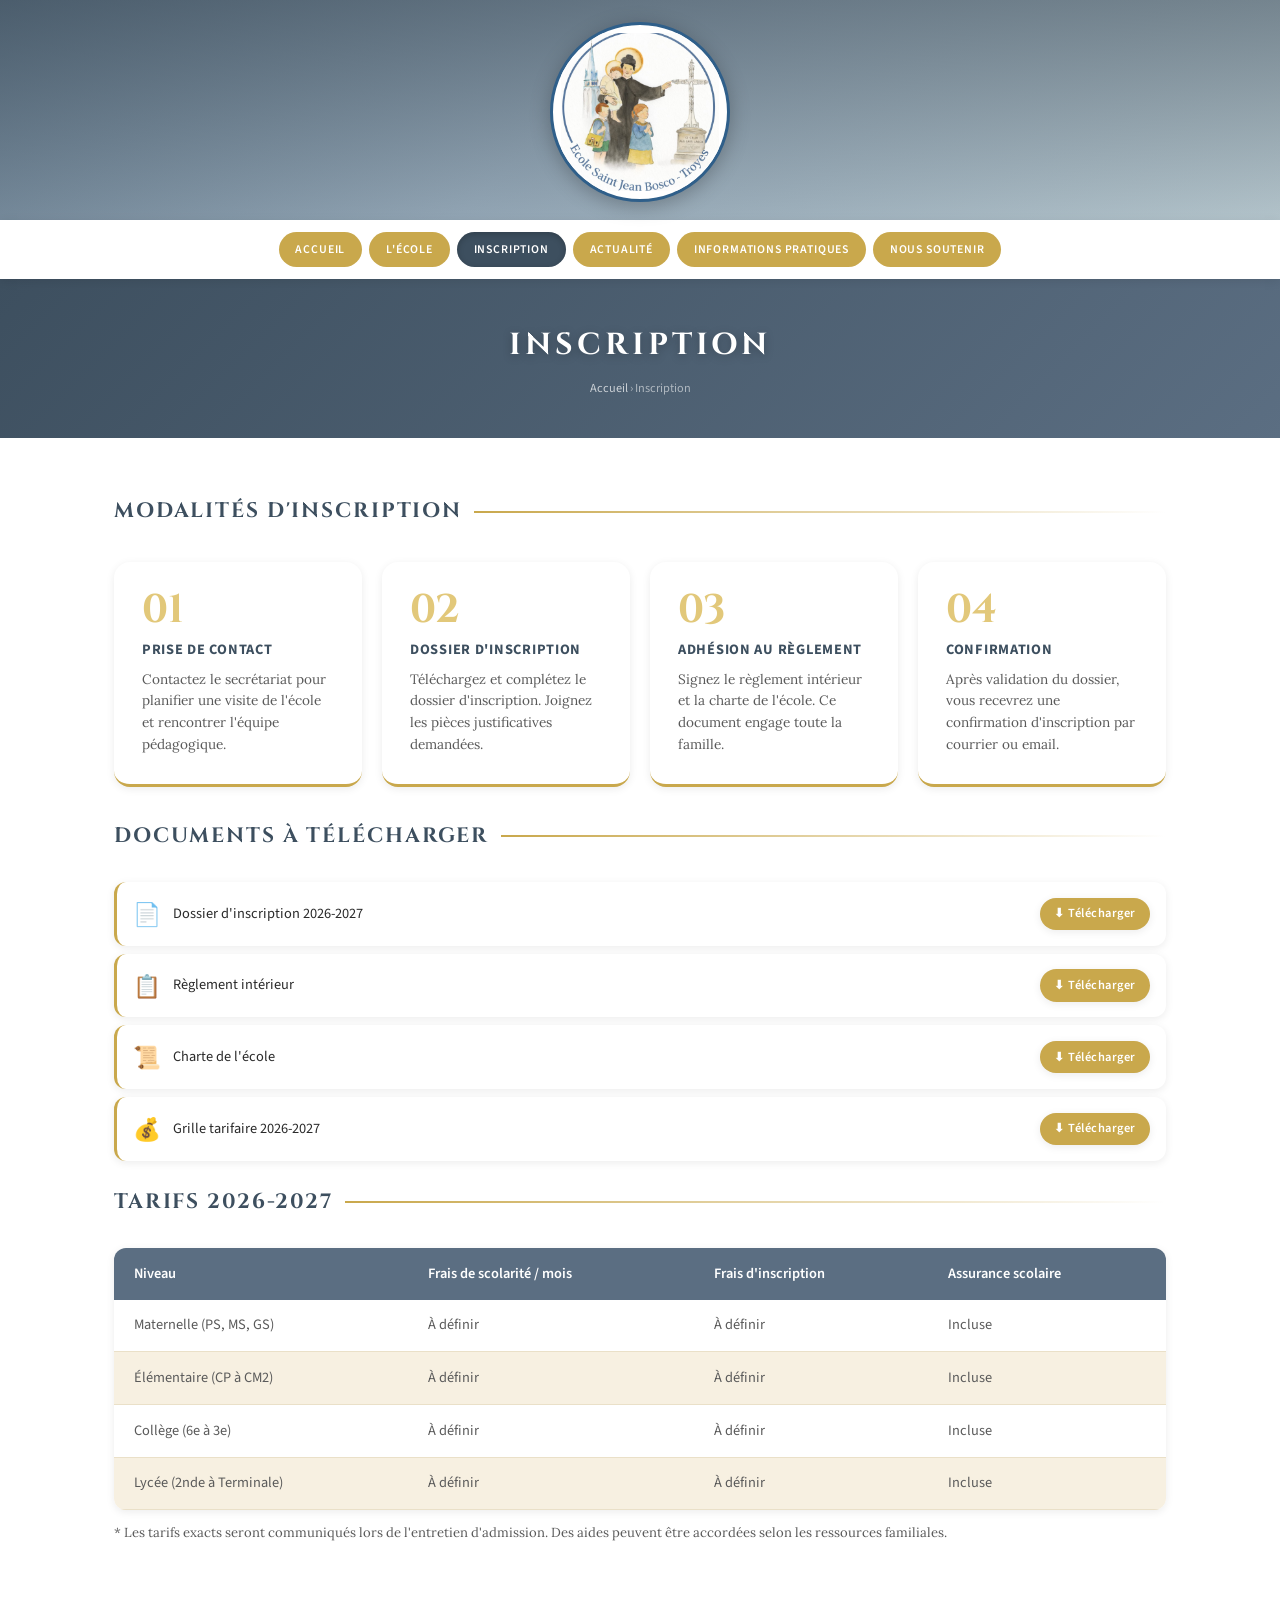
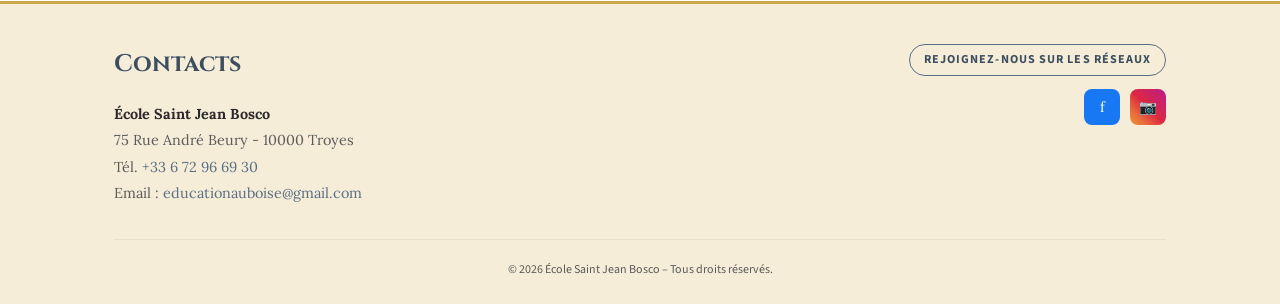
<file: inscription.html>
<!DOCTYPE html>
<html lang="fr">
<head>
  <meta charset="UTF-8">
  <meta name="viewport" content="width=device-width, initial-scale=1.0">
  <title>Inscription – Saint Jean Bosco</title>
  <link rel="icon" href="img/instit_st_jean_bosco.jpeg">
  <link rel="stylesheet" href="css/styles.css">
</head>
<body>
  <a class="skip-link" href="#main">Aller au contenu principal</a>

  <header class="site-header" role="banner">
    <div class="hero-band"></div>
    <a class="logo-wrap" href="index.html" aria-label="Accueil">
      <div class="logo-circle">
        <img class="logo-img" src="img/instit_st_jean_bosco.jpeg" alt="École Saint Jean Bosco – Troyes">
      </div>
    </a>
    <nav class="nav-bar" aria-label="Navigation principale">
      <button class="nav-toggle" aria-expanded="false" aria-label="Ouvrir le menu" aria-controls="nav-links">
        <span></span><span></span><span></span>
      </button>
      <div class="nav-links" id="nav-links">
        <a href="index.html">Accueil</a>
        <a href="ecole.html">L'École</a>
        <a href="inscription.html" aria-current="page">Inscription</a>
        <a href="actualite.html">Actualité</a>
        <a href="infos.html">Informations pratiques</a>
        <a href="soutenir.html">Nous soutenir</a>
      </div>
    </nav>
  </header>

  <div class="page-hero">
    <div class="container">
      <h1>Inscription</h1>
      <p class="breadcrumb"><a href="index.html">Accueil</a> › Inscription</p>
    </div>
  </div>

  <main id="main">
    <section class="section">
      <div class="container">

        <h2 class="section-title">Modalités d'inscription</h2>
        <div class="steps-grid">
          <div class="step-card">
            <div class="step-num">01</div>
            <h3>Prise de contact</h3>
            <p>Contactez le secrétariat pour planifier une visite de l'école et rencontrer l'équipe pédagogique.</p>
          </div>
          <div class="step-card">
            <div class="step-num">02</div>
            <h3>Dossier d'inscription</h3>
            <p>Téléchargez et complétez le dossier d'inscription. Joignez les pièces justificatives demandées.</p>
          </div>
          <div class="step-card">
            <div class="step-num">03</div>
            <h3>Adhésion au règlement</h3>
            <p>Signez le règlement intérieur et la charte de l'école. Ce document engage toute la famille.</p>
          </div>
          <div class="step-card">
            <div class="step-num">04</div>
            <h3>Confirmation</h3>
            <p>Après validation du dossier, vous recevrez une confirmation d'inscription par courrier ou email.</p>
          </div>
        </div>

        <h2 class="section-title">Documents à télécharger</h2>
        <ul class="doc-list" aria-label="Documents d'inscription">
          <li>
            <span class="doc-icon">📄</span>
            <span class="doc-name">Dossier d'inscription 2026-2027</span>
            <a href="assets/docs/dossier-inscription.pdf" download
               class="btn btn-gold" style="padding:0.35rem 0.9rem; font-size:0.78rem;">
              ⬇ Télécharger
            </a>
          </li>
          <li>
            <span class="doc-icon">📋</span>
            <span class="doc-name">Règlement intérieur</span>
            <a href="assets/docs/reglement.pdf" download
               class="btn btn-gold" style="padding:0.35rem 0.9rem; font-size:0.78rem;">
              ⬇ Télécharger
            </a>
          </li>
          <li>
            <span class="doc-icon">📜</span>
            <span class="doc-name">Charte de l'école</span>
            <a href="assets/docs/charte.pdf" download
               class="btn btn-gold" style="padding:0.35rem 0.9rem; font-size:0.78rem;">
              ⬇ Télécharger
            </a>
          </li>
          <li>
            <span class="doc-icon">💰</span>
            <span class="doc-name">Grille tarifaire 2026-2027</span>
            <a href="assets/docs/tarifs.pdf" download
               class="btn btn-gold" style="padding:0.35rem 0.9rem; font-size:0.78rem;">
              ⬇ Télécharger
            </a>
          </li>
        </ul>

        <h2 class="section-title">Tarifs 2026-2027</h2>
        <table class="tarifs-table" aria-label="Grille tarifaire de l'école">
          <thead>
            <tr>
              <th scope="col">Niveau</th>
              <th scope="col">Frais de scolarité / mois</th>
              <th scope="col">Frais d'inscription</th>
              <th scope="col">Assurance scolaire</th>
            </tr>
          </thead>
          <tbody>
            <tr><td>Maternelle (PS, MS, GS)</td><td>À définir</td><td>À définir</td><td>Incluse</td></tr>
            <tr><td>Élémentaire (CP à CM2)</td><td>À définir</td><td>À définir</td><td>Incluse</td></tr>
            <tr><td>Collège (6e à 3e)</td><td>À définir</td><td>À définir</td><td>Incluse</td></tr>
            <tr><td>Lycée (2nde à Terminale)</td><td>À définir</td><td>À définir</td><td>Incluse</td></tr>
          </tbody>
        </table>
        <p style="font-size:0.82rem; color:var(--text-light); margin-top:0.75rem;">
          * Les tarifs exacts seront communiqués lors de l'entretien d'admission. Des aides peuvent être accordées selon les ressources familiales.
        </p>

      </div>
    </section>
  </main>

  <footer class="site-footer" role="contentinfo">
    <div class="container">
      <div class="footer-inner">
        <div class="footer-contacts">
          <h2>Contacts</h2>
          <address>
            <strong>École Saint Jean Bosco</strong>
            75 Rue André Beury - 10000 Troyes<br>
            Tél. <a href="tel:+33672966930">+33 6 72 96 69 30</a><br>
            Email : <a href="mailto:educationauboise@gmail.com">educationauboise@gmail.com</a>
          </address>
        </div>
        <div class="footer-social">
          <div class="footer-social-label">Rejoignez-nous sur les réseaux</div>
          <nav aria-label="Réseaux sociaux">
            <div class="social-icons">
              <a class="social-icon si-fb" href="https://www.facebook.com/profile.php?id=61584608564009" aria-label="Facebook">f</a>
              <a class="social-icon si-ig" href="#" aria-label="Instagram">📷</a>
            </div>
          </nav>
        </div>
      </div>
      <p class="footer-copy">© 2026 École Saint Jean Bosco – Tous droits réservés.</p>
    </div>
  </footer>
  <script src="js/main.js"></script>
</body>
</html>
</file>
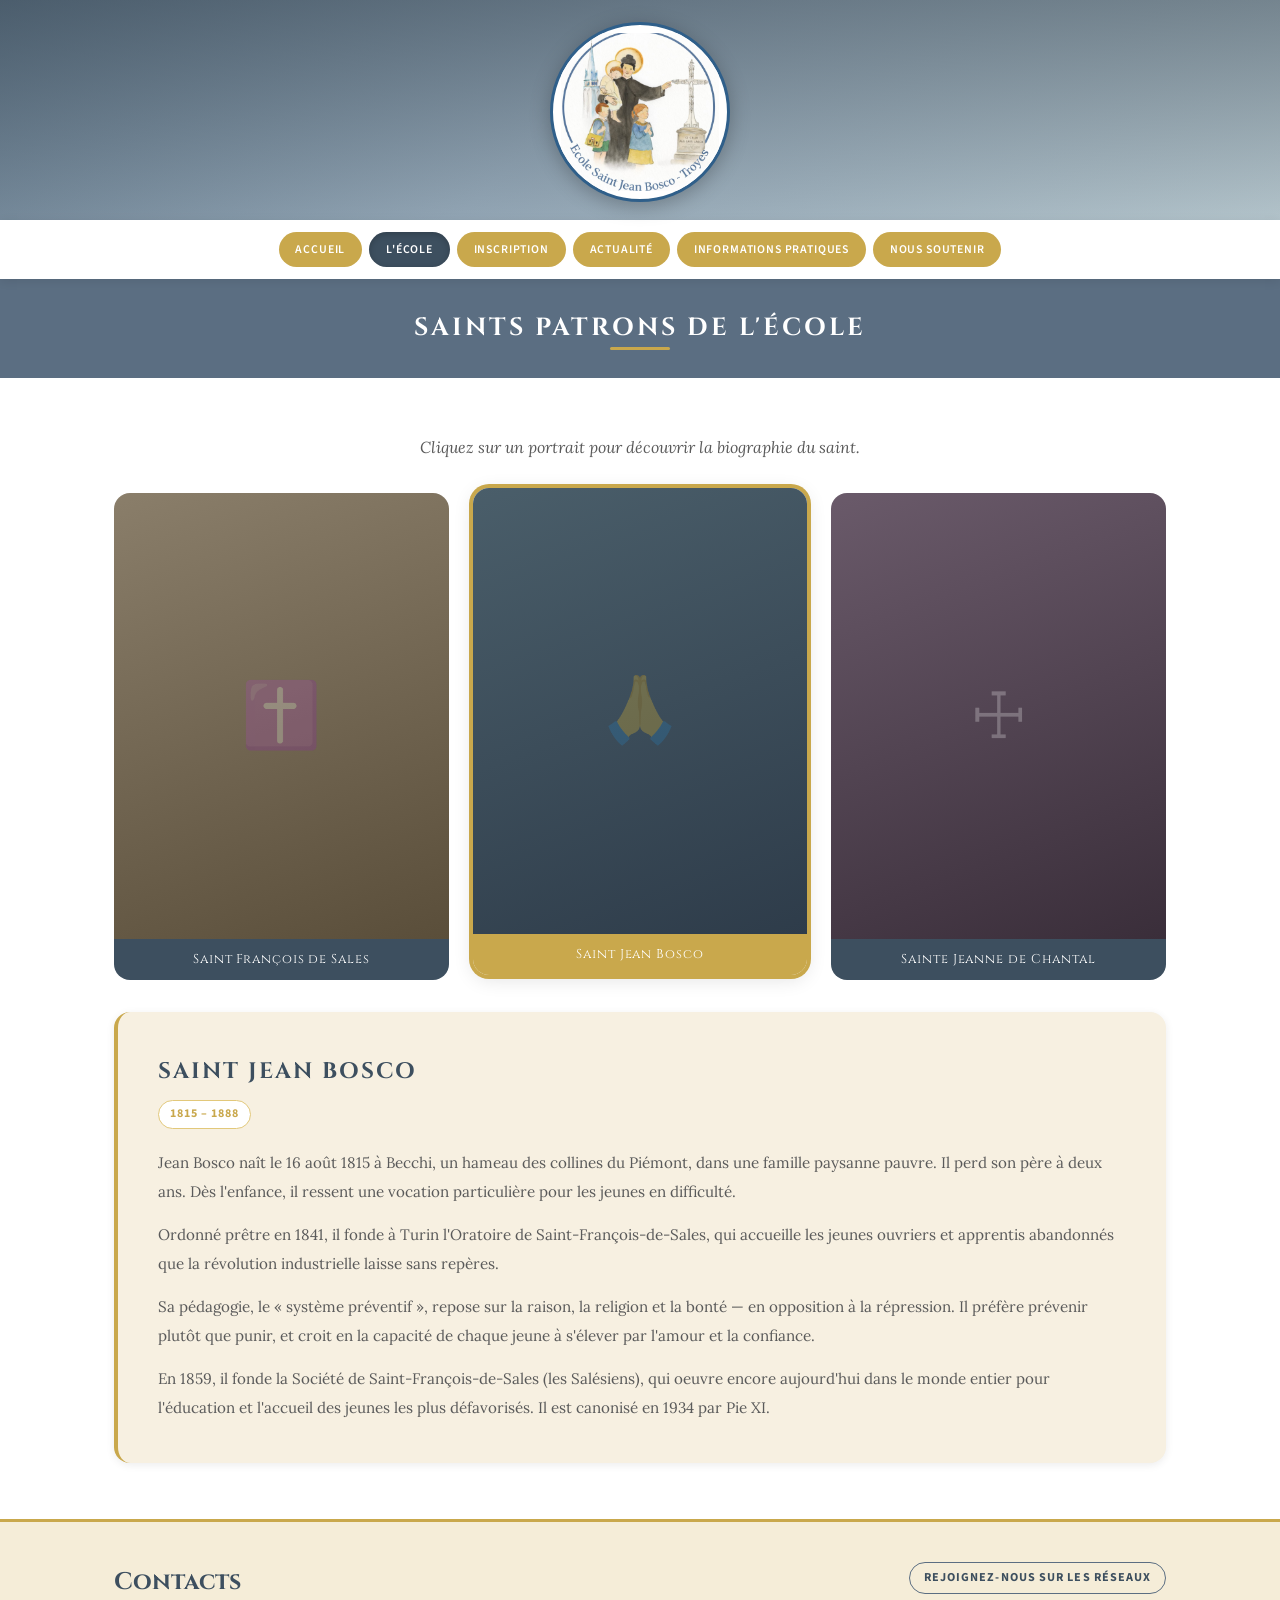
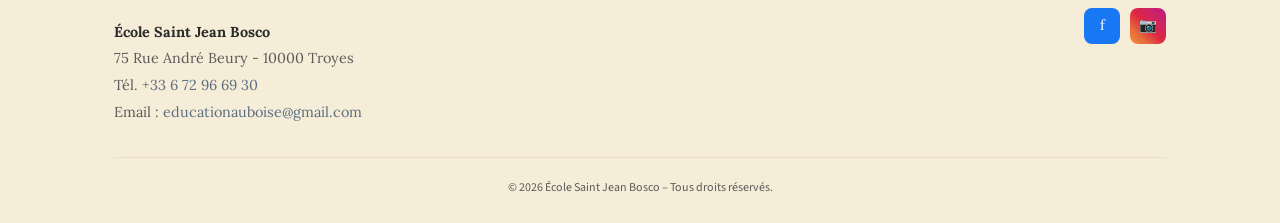
<file: saints.html>
<!DOCTYPE html>
<html lang="fr">
<head>
  <meta charset="UTF-8">
  <meta name="viewport" content="width=device-width, initial-scale=1.0">
  <title>Saints Patrons – Saint Jean Bosco</title>
  <link rel="icon" href="img/instit_st_jean_bosco.jpeg">
  <link rel="stylesheet" href="css/styles.css">
</head>
<body>
  <a class="skip-link" href="#main">Aller au contenu principal</a>

  <header class="site-header" role="banner">
    <div class="hero-band"></div>
    <a class="logo-wrap" href="index.html" aria-label="Accueil">
      <div class="logo-circle">
        <img class="logo-img" src="img/instit_st_jean_bosco.jpeg" alt="École Saint Jean Bosco – Troyes">
      </div>
    </a>
    <nav class="nav-bar" aria-label="Navigation principale">
      <button class="nav-toggle" aria-expanded="false" aria-label="Ouvrir le menu" aria-controls="nav-links">
        <span></span><span></span><span></span>
      </button>
      <div class="nav-links" id="nav-links">
        <a href="index.html">Accueil</a>
        <a href="ecole.html" aria-current="page">L'École</a>
        <a href="inscription.html">Inscription</a>
        <a href="actualite.html">Actualité</a>
        <a href="infos.html">Informations pratiques</a>
        <a href="soutenir.html">Nous soutenir</a>
      </div>
    </nav>
  </header>

  <!-- Bandeau titre bleu-gris (comme spécifié dans le PDF page 3) -->
  <div class="band" style="padding:1.75rem 0;">
    <div class="container">
      <h1 class="band-title" style="margin-bottom:0; padding-bottom:0;">
        Saints patrons de l'école
      </h1>
    </div>
  </div>

  <main id="main">
    <section class="section">
      <div class="container">

        <p style="text-align:center; color:var(--text-light); margin-bottom:2rem; font-style:italic;">
          Cliquez sur un portrait pour découvrir la biographie du saint.
        </p>

        <!-- Portraits (générés par saints.js) -->
        <div id="saints-portraits" class="saints-portraits"
             role="group" aria-label="Portraits des saints patrons">
          <!-- Injecté dynamiquement par saints.js -->
        </div>

        <!-- Biographie (injectée dynamiquement) -->
        <div id="saint-bio-container" aria-live="polite" aria-atomic="true">
          <!-- Biographie affichée ici au clic -->
        </div>

      </div>
    </section>
  </main>

  <footer class="site-footer" role="contentinfo">
    <div class="container">
      <div class="footer-inner">
        <div class="footer-contacts">
          <h2>Contacts</h2>
          <address>
            <strong>École Saint Jean Bosco</strong>
            75 Rue André Beury - 10000 Troyes<br>
            Tél. <a href="tel:+33672966930">+33 6 72 96 69 30</a><br>
            Email : <a href="mailto:educationauboise@gmail.com">educationauboise@gmail.com</a>
          </address>
        </div>
        <div class="footer-social">
          <div class="footer-social-label">Rejoignez-nous sur les réseaux</div>
          <nav aria-label="Réseaux sociaux">
            <div class="social-icons">
              <a class="social-icon si-fb" href="https://www.facebook.com/profile.php?id=61584608564009" aria-label="Facebook">f</a>
              <a class="social-icon si-ig" href="#" aria-label="Instagram">📷</a>
            </div>
          </nav>
        </div>
      </div>
      <p class="footer-copy">© 2026 École Saint Jean Bosco – Tous droits réservés.</p>
    </div>
  </footer>

  <script src="js/main.js"></script>
  <script src="js/saints.js"></script>
</body>
</html>
</file>
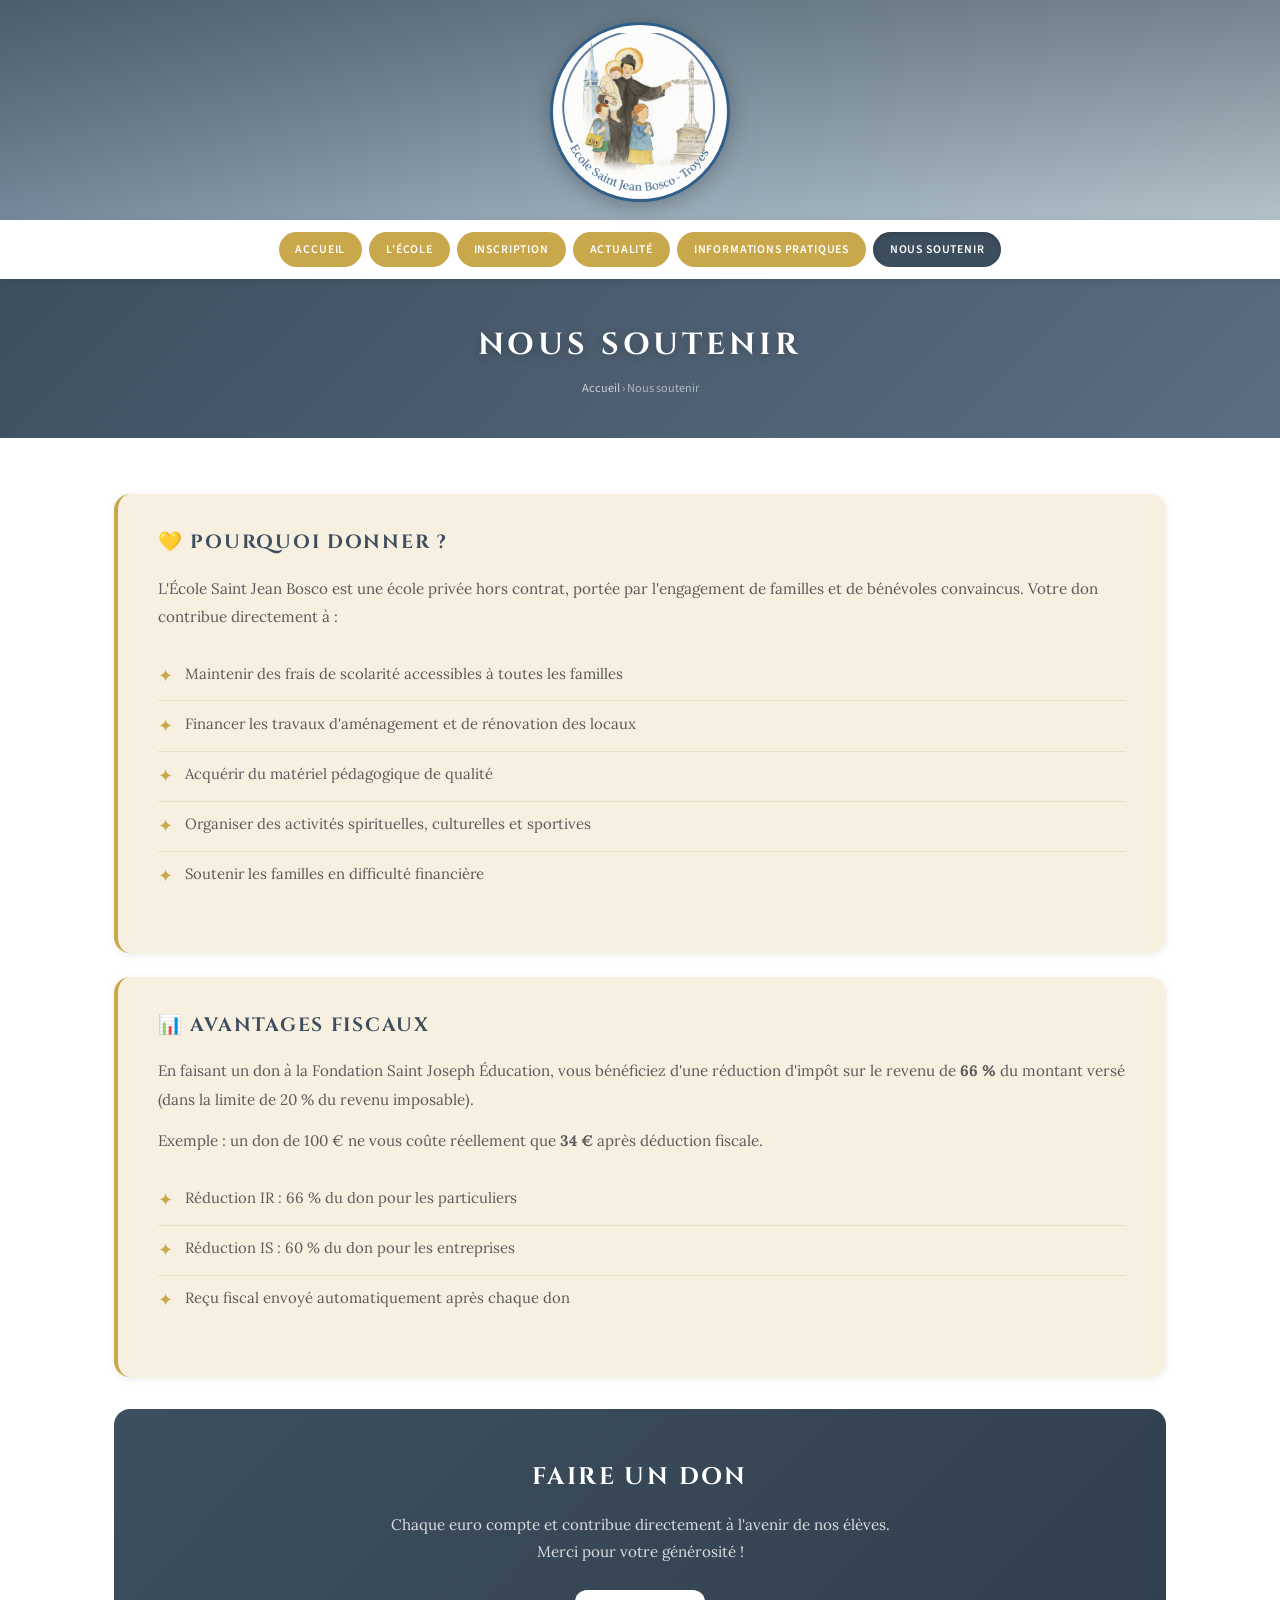
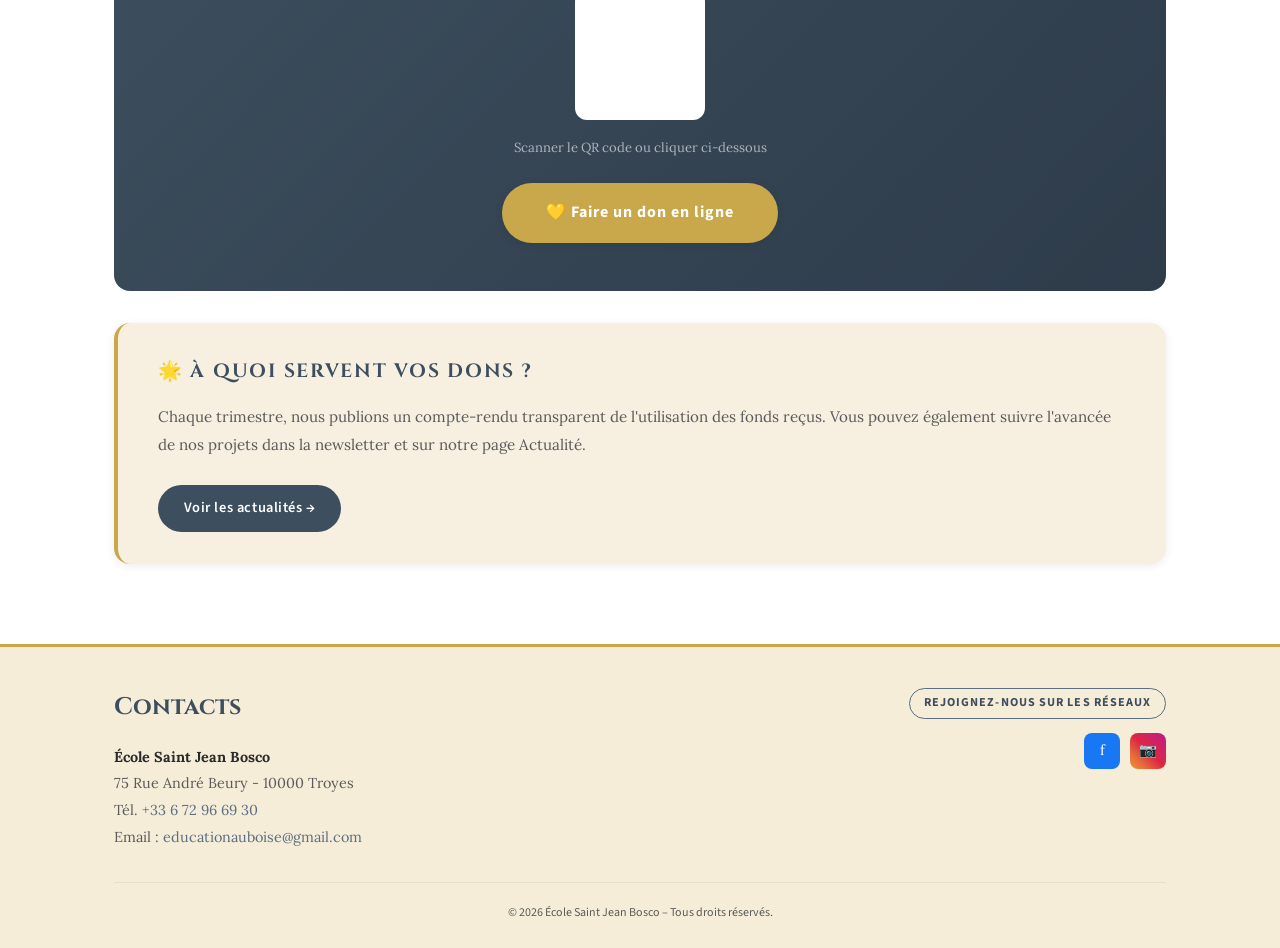
<file: soutenir.html>
<!DOCTYPE html>
<html lang="fr">
<head>
  <meta charset="UTF-8">
  <meta name="viewport" content="width=device-width, initial-scale=1.0">
  <title>Nous soutenir – Saint Jean Bosco</title>
  <link rel="icon" href="img/instit_st_jean_bosco.jpeg">
  <link rel="stylesheet" href="css/styles.css">
</head>
<body>
  <a class="skip-link" href="#main">Aller au contenu principal</a>

  <header class="site-header" role="banner">
    <div class="hero-band"></div>
    <a class="logo-wrap" href="index.html" aria-label="Accueil">
      <div class="logo-circle">
        <img class="logo-img" src="img/instit_st_jean_bosco.jpeg" alt="École Saint Jean Bosco – Troyes">
      </div>
    </a>
    <nav class="nav-bar" aria-label="Navigation principale">
      <button class="nav-toggle" aria-expanded="false" aria-label="Ouvrir le menu" aria-controls="nav-links">
        <span></span><span></span><span></span>
      </button>
      <div class="nav-links" id="nav-links">
        <a href="index.html">Accueil</a>
        <a href="ecole.html">L'École</a>
        <a href="inscription.html">Inscription</a>
        <a href="actualite.html">Actualité</a>
        <a href="infos.html">Informations pratiques</a>
        <a href="soutenir.html" aria-current="page">Nous soutenir</a>
      </div>
    </nav>
  </header>

  <div class="page-hero">
    <div class="container">
      <h1>Nous soutenir</h1>
      <p class="breadcrumb"><a href="index.html">Accueil</a> › Nous soutenir</p>
    </div>
  </div>

  <main id="main">
    <section class="section">
      <div class="container">

        <div class="content-card">
          <h2>💛 Pourquoi donner ?</h2>
          <p>L'École Saint Jean Bosco est une école privée hors contrat, portée par l'engagement de familles et de bénévoles convaincus. Votre don contribue directement à :</p>
          <ul class="avantages-list">
            <li><span class="check">✦</span> Maintenir des frais de scolarité accessibles à toutes les familles</li>
            <li><span class="check">✦</span> Financer les travaux d'aménagement et de rénovation des locaux</li>
            <li><span class="check">✦</span> Acquérir du matériel pédagogique de qualité</li>
            <li><span class="check">✦</span> Organiser des activités spirituelles, culturelles et sportives</li>
            <li><span class="check">✦</span> Soutenir les familles en difficulté financière</li>
          </ul>
        </div>

        <div class="content-card">
          <h2>📊 Avantages fiscaux</h2>
          <p>En faisant un don à la Fondation Saint Joseph Éducation, vous bénéficiez d'une réduction d'impôt sur le revenu de <strong>66 %</strong> du montant versé (dans la limite de 20 % du revenu imposable).</p>
          <p>Exemple : un don de 100 € ne vous coûte réellement que <strong>34 €</strong> après déduction fiscale.</p>
          <ul class="avantages-list">
            <li><span class="check">✦</span> Réduction IR : 66 % du don pour les particuliers</li>
            <li><span class="check">✦</span> Réduction IS : 60 % du don pour les entreprises</li>
            <li><span class="check">✦</span> Reçu fiscal envoyé automatiquement après chaque don</li>
          </ul>
        </div>

        <!-- CTA Don -->
        <div class="don-cta" aria-label="Faire un don">
          <h2>Faire un don</h2>
          <p>Chaque euro compte et contribue directement à l'avenir de nos élèves. Merci pour votre générosité !</p>

          <div class="qr-box" role="img" aria-label="QR code pour faire un don">
            ◻
          </div>
          <p style="font-size:0.82rem; color:rgba(255,255,255,0.6); margin-top:-0.5rem; margin-bottom:1.5rem;">
            Scanner le QR code ou cliquer ci-dessous
          </p>

          <a href="https://ecolestdominique.fr/faire-un-don/"
             target="_blank" rel="noopener"
             class="btn btn-gold btn-pill-lg">
            💛 Faire un don en ligne
          </a>
        </div>

        <!-- Donateur du mois -->
        <div class="content-card" style="margin-top:2rem;">
          <h2>🌟 À quoi servent vos dons ?</h2>
          <p>Chaque trimestre, nous publions un compte-rendu transparent de l'utilisation des fonds reçus. Vous pouvez également suivre l'avancée de nos projets dans la newsletter et sur notre page Actualité.</p>
          <a href="actualite.html" class="btn btn-blue" style="margin-top:0.75rem;">Voir les actualités →</a>
        </div>

      </div>
    </section>
  </main>

  <footer class="site-footer" role="contentinfo">
    <div class="container">
      <div class="footer-inner">
        <div class="footer-contacts">
          <h2>Contacts</h2>
          <address>
            <strong>École Saint Jean Bosco</strong>
            75 Rue André Beury - 10000 Troyes<br>
            Tél. <a href="tel:+33672966930">+33 6 72 96 69 30</a><br>
            Email : <a href="mailto:educationauboise@gmail.com">educationauboise@gmail.com</a>
          </address>
        </div>
        <div class="footer-social">
          <div class="footer-social-label">Rejoignez-nous sur les réseaux</div>
          <nav aria-label="Réseaux sociaux">
            <div class="social-icons">
              <a class="social-icon si-fb" href="https://www.facebook.com/profile.php?id=61584608564009" aria-label="Facebook">f</a>
              <a class="social-icon si-ig" href="#" aria-label="Instagram">📷</a>
            </div>
          </nav>
        </div>
      </div>
      <p class="footer-copy">© 2026 École Saint Jean Bosco – Tous droits réservés.</p>
    </div>
  </footer>
  <script src="js/main.js"></script>
</body>
</html>
</file>
<file: css/styles.css>
/* ============================================================
   ÉCOLE SAINT JEAN BOSCO — styles.css
   ============================================================ */

@import url('https://fonts.googleapis.com/css2?family=Cinzel:wght@400;600;700&family=Lora:ital,wght@0,400;0,600;1,400&family=Source+Sans+3:wght@300;400;600&display=swap');

/* ── Variables ── */
:root {
  --gold:           #C9A84C;
  --gold-light:     #E2C87A;
  --gold-pale:      #F5EDD8;
  --blue-grey:      #5B6E82;
  --blue-grey-dark: #3D4F5F;
  --blue-grey-deep: #2E3C4A;
  --sand:           #F7F0E1;
  --sand-dark:      #EAE0C8;
  --text:           #2A2A2A;
  --text-light:     #5A5A5A;
  --white:          #FFFFFF;
  --shadow:         0 4px 20px rgba(0,0,0,0.12);
  --shadow-sm:      0 2px 8px rgba(0,0,0,0.08);
  --radius:         40px;
  --radius-sm:      12px;
  --radius-card:    16px;
  --transition:     0.28s ease;
  --font-title: 'Cinzel', 'Palatino Linotype', serif;
  --font-body:  'Lora', Georgia, serif;
  --font-ui:    'Source Sans 3', 'Segoe UI', sans-serif;
}

/* ── Reset ── */
*, *::before, *::after { box-sizing: border-box; margin: 0; padding: 0; }
html { scroll-behavior: smooth; }
body { font-family: var(--font-body); color: var(--text); background: var(--white); line-height: 1.7; }
img { max-width: 100%; display: block; }
a { color: var(--blue-grey); text-decoration: none; transition: color var(--transition); }
a:hover { color: var(--gold); }
:focus-visible { outline: 3px solid var(--gold); outline-offset: 3px; border-radius: 4px; }

.skip-link {
  position: absolute; top: -100px; left: 1rem;
  background: var(--blue-grey-dark); color: var(--white);
  padding: 0.5rem 1rem; border-radius: 0 0 12px 12px;
  font-family: var(--font-ui); z-index: 9999; transition: top 0.2s;
}
.skip-link:focus { top: 0; }

/* ═══════════════════ HEADER ═══════════════════ */
.site-header { 
  position: relative;
   
}

.hero-band {
  width: 100%; height: 220px; position: relative; overflow: hidden;
  background:
    linear-gradient(180deg, rgba(45,60,74,0.5) 0%, rgba(91,110,130,0.2) 100%),
    linear-gradient(135deg, #6A7F90 0%, #9FB2C0 45%, #C8D8DC 100%);
}

/* Logo rond */
.logo-wrap {
  position: absolute; left: 50%; top: 40%; transform: translate(-50%, -50%);
  z-index: 10; text-decoration: none;
}
.logo-circle {
  width: 160px; height: 160px; border-radius: 50%;
  background: var(--white); border: 3px solid var(--gold);
  display: flex; flex-direction: column; align-items: center;
  justify-content: center; gap: 4px;
  box-shadow: 0 4px 20px rgba(0,0,0,0.25);
  padding: 8px; text-align: center;
  transition: transform var(--transition);
}
.logo-circle:hover { transform: scale(1.05); 
box-shadow: 0 8px 36px rgba(0,0,0,0.4); }
.logo-icon { font-size: 2.2rem; }
.logo-text {
  font-family: var(--font-title); font-size: 0.48rem;
  color: var(--blue-grey-dark); line-height: 1.25; font-weight: 700;
}

.logo-circle{
  width: 180px;
  height: 180px;
  border-radius: 50%;
  overflow: hidden;          /* coupe l'image en rond */
  display: flex;
  align-items: center;
  justify-content: center;
  background: #fff;          /* optionnel */
  border: 3px solid #2f5f8a; /* optionnel: contour */
}

.logo-img{
  width: 100%;
  height: 100%;
  object-fit: cover;         /* remplit le cercle (recadrage possible) */
  display: block;
}

/* Navigation pills */
.nav-bar {
  background: var(--white); 
  padding: 0.75rem 1.5rem ;
  display: flex; 
  align-items: center;
  justify-content: center; 
  gap: 0.45rem; 
  flex-wrap: wrap;
  box-shadow: 0 2px 10px rgba(0,0,0,0.09); position: relative; 
  z-index: 5;
}
.nav-links { display: flex; gap: 0.45rem; flex-wrap: wrap; align-items: center;
justify-content: center; }
.nav-bar a {
  font-family: var(--font-ui); 
  font-size: 0.74rem; 
  font-weight: 600;
  letter-spacing: 0.07em; 
  text-transform: uppercase;
  background: var(--gold); color: var(--white);
  padding: 0.48rem 1.05rem; border-radius: var(--radius);
  transition: background var(--transition), transform var(--transition);
  white-space: nowrap; display: block;
}
.nav-bar a:hover {
  background: var(--blue-grey-dark); color: var(--white);
  transform: translateY(-2px); box-shadow: 0 4px 12px rgba(0,0,0,0.18);
}
.nav-bar a[aria-current="page"] {
  background: var(--blue-grey-dark);
  box-shadow: inset 0 2px 6px rgba(0,0,0,0.2); transform: none;
}
.nav-toggle {
  display: none; background: var(--gold); border: none;
  border-radius: 8px; padding: 0.45rem 0.6rem; cursor: pointer;
  margin-left: auto; flex-direction: column; gap: 4px;
}
.nav-toggle span {
  display: block; width: 20px; height: 2px;
  background: var(--white); border-radius: 2px;
}

/* ═══════════════════ LAYOUT ═══════════════════ */
.container { max-width: 1100px; margin: 0 auto; padding: 0 1.5rem; }
.section { padding: 3.5rem 0; }

.section-title {
  font-family: var(--font-title); font-size: 1.3rem; font-weight: 700;
  text-transform: uppercase; letter-spacing: 0.09em;
  color: var(--blue-grey-dark); margin-bottom: 1.75rem;
  display: flex; align-items: center; gap: 0.75rem;
}
.section-title::after {
  content: ''; flex: 1; height: 2px;
  background: linear-gradient(to right, var(--gold), transparent);
}

.band { background: var(--blue-grey); color: var(--white); padding: 3.5rem 0; }
.band-title {
  font-family: var(--font-title); font-size: 1.55rem;
  text-transform: uppercase; letter-spacing: 0.12em;
  text-align: center; margin-bottom: 1.25rem;
  position: relative; padding-bottom: 1rem;
}
.band-title::after {
  content: ''; position: absolute; bottom: 0; left: 50%;
  transform: translateX(-50%); width: 60px; height: 3px;
  background: var(--gold); border-radius: 2px;
}

/* ═══════════════════ BUTTONS ═══════════════════ */
.btn {
  display: inline-flex; align-items: center; gap: 0.45rem;
  font-family: var(--font-ui); font-weight: 600; font-size: 0.9rem;
  letter-spacing: 0.04em; padding: 0.7rem 1.6rem;
  border-radius: var(--radius); border: none; cursor: pointer;
  transition: all var(--transition); text-decoration: none;
}
.btn-gold { background: var(--gold); color: var(--white); box-shadow: var(--shadow-sm); }
.btn-gold:hover { background: #B8923E; color: var(--white); transform: translateY(-2px); box-shadow: var(--shadow); }
.btn-blue { background: var(--blue-grey-dark); color: var(--white); }
.btn-blue:hover { background: var(--blue-grey-deep); color: var(--white); transform: translateY(-2px); }
.btn-outline-white {
  background: transparent; color: var(--white);
  border: 2px solid rgba(255,255,255,0.65);
}
.btn-outline-white:hover { background: rgba(255,255,255,0.12); color: var(--white); }
.btn-pill-lg { font-size: 1rem; padding: 1rem 2.8rem; font-weight: 700; letter-spacing: 0.06em; }

/* ═══════════════════ MOT DU PRÉSIDENT ═══════════════════ */
.president-block {
  display: grid; grid-template-columns: 160px 1fr; gap: 2rem;
  align-items: start; padding: 2.5rem;
  background: var(--sand); border-radius: var(--radius-card);
  box-shadow: var(--shadow-sm); border-left: 4px solid var(--gold);
}
.president-photo {
  width: 160px; height: 160px; border-radius: var(--radius-sm);
  background: linear-gradient(135deg, #8FA8BE 0%, var(--blue-grey-dark) 100%);
  display: flex; align-items: center; justify-content: center;
  font-size: 3.5rem; flex-shrink: 0; border: 3px solid var(--sand-dark);
}
.president-content h2 {
  font-family: var(--font-title); font-size: 1.2rem;
  text-transform: uppercase; letter-spacing: 0.1em;
  color: var(--blue-grey-dark); margin-bottom: 1rem;
}
.president-text { font-size: 0.95rem; color: var(--text-light); line-height: 1.85; }

/* Collapsible */
.collapsible-content {
  overflow: hidden; max-height: 0; opacity: 0;
  transition: max-height 0.5s ease, opacity 0.4s ease;
}
.collapsible-content.open { max-height: 800px; opacity: 1; }
.voir-plus-btn {
  background: none; border: none; font-family: var(--font-ui);
  font-weight: 700; font-size: 0.8rem; color: var(--blue-grey);
  cursor: pointer; letter-spacing: 0.07em; text-transform: uppercase;
  margin-top: 0.85rem; padding: 0.25rem 0;
  display: inline-flex; align-items: center; gap: 0.4rem;
  transition: color var(--transition);
}
.voir-plus-btn:hover { color: var(--gold); }
.vp-arrow { display: inline-block; transition: transform 0.3s; }
.voir-plus-btn.expanded .vp-arrow { transform: rotate(180deg); }

/* ═══════════════════ QUI SOMMES NOUS ═══════════════════ */
.qui-text {
  max-width: 700px; margin: 0 auto 2.5rem; text-align: center;
  font-size: 1rem; line-height: 1.9; color: rgba(255,255,255,0.88);
}
.qui-btns { display: flex; gap: 1.5rem; justify-content: center; flex-wrap: wrap; }

/* ═══════════════════ CAROUSEL ACTUALITÉS ═══════════════════ */
.actu-layout { display: grid; grid-template-columns: 1fr 260px; gap: 2rem; align-items: start; }
.actu-header { display: flex; align-items: center; justify-content: space-between; margin-bottom: 1.25rem; }
.carousel-controls { display: flex; gap: 0.5rem; }
.carousel-btn {
  width: 38px; height: 38px; border-radius: 50%;
  border: 2px solid var(--gold); background: transparent;
  color: var(--gold); font-size: 1rem; cursor: pointer;
  display: flex; align-items: center; justify-content: center;
  transition: all var(--transition);
}
.carousel-btn:hover { background: var(--gold); color: var(--white); }
.carousel-btn:disabled { opacity: 0.3; cursor: not-allowed; }
.carousel-track-outer { overflow: hidden; }
.carousel-track { display: flex; gap: 1.25rem; transition: transform 0.4s ease; }

.actu-card {
  flex: 0 0 calc(33.333% - 0.85rem);
  background: var(--white); border-radius: var(--radius-card);
  overflow: hidden; box-shadow: var(--shadow-sm);
  border: 1px solid var(--sand-dark);
  transition: transform var(--transition), box-shadow var(--transition);
}
.actu-card:hover { transform: translateY(-4px); box-shadow: var(--shadow); }
.actu-card-img {
  width: 100%; height: 150px;
  display: flex; align-items: center; justify-content: center;
  font-size: 2.5rem; color: rgba(255,255,255,0.3);
}
.actu-card:nth-child(1) .actu-card-img { background: linear-gradient(135deg,#7A9B8A,#A5C4AD); }
.actu-card:nth-child(2) .actu-card-img { background: linear-gradient(135deg,#5B6E82,#8FA8BE); }
.actu-card:nth-child(3) .actu-card-img { background: linear-gradient(135deg,#9B8A6A,#C4AE85); }
.actu-card:nth-child(4) .actu-card-img { background: linear-gradient(135deg,#8A7A9B,#B5A5C4); }
.actu-card-body { padding: 0.9rem 1rem; }
.actu-card-body h3 { font-family: var(--font-ui); font-weight: 600; font-size: 0.88rem; line-height: 1.4; color: var(--text); }
.actu-card-meta { font-size: 0.72rem; color: var(--text-light); margin-top: 0.35rem; }

.newsletter-sidebar {
  background: var(--sand); border-radius: var(--radius-card);
  padding: 1.5rem; border: 1px solid var(--sand-dark);
  box-shadow: var(--shadow-sm); display: flex; flex-direction: column; gap: 1rem;
}
.newsletter-sidebar h3 {
  font-family: var(--font-title); font-size: 0.9rem;
  color: var(--blue-grey-dark); text-transform: uppercase; letter-spacing: 0.07em;
}
.pdf-badge {
  display: inline-flex; align-items: center; gap: 0.3rem;
  background: #C62828; color: var(--white);
  font-family: var(--font-ui); font-size: 0.7rem; font-weight: 700;
  padding: 0.2rem 0.55rem; border-radius: 4px; letter-spacing: 0.05em;
}
.newsletter-sidebar p { font-size: 0.85rem; color: var(--text-light); line-height: 1.6; }

/* ═══════════════════ FOOTER ═══════════════════ */
.site-footer { background: var(--gold-pale); border-top: 3px solid var(--gold); padding: 2.5rem 0 1.5rem; }
.footer-inner { display: grid; grid-template-columns: 1fr 1fr; gap: 2rem; align-items: start; }
.footer-contacts h2 { font-family: var(--font-title); font-size: 1.5rem; color: var(--blue-grey-dark); margin-bottom: 1rem; }
.footer-contacts address { font-style: normal; font-size: 0.9rem; line-height: 1.85; color: var(--text-light); }
.footer-contacts address strong { color: var(--text); display: block; }
.footer-social { text-align: right; }
.footer-social-label {
  display: inline-block; font-family: var(--font-ui); font-size: 0.76rem; font-weight: 700;
  text-transform: uppercase; letter-spacing: 0.09em; color: var(--blue-grey-dark);
  border: 1px solid var(--blue-grey); padding: 0.28rem 0.85rem;
  border-radius: var(--radius); margin-bottom: 0.85rem;
}
.social-icons { display: flex; gap: 0.6rem; justify-content: flex-end; }
.social-icon {
  width: 36px; height: 36px; border-radius: 8px;
  display: flex; align-items: center; justify-content: center;
  font-size: 0.9rem; color: var(--white);
  transition: all var(--transition); text-decoration: none;
}
.social-icon:hover { transform: translateY(-3px) scale(1.1); color: var(--white); }
.si-fb { background: #1877F2; } .si-yt { background: #FF0000; }
.si-li { background: #0A66C2; }
.si-ig { background: linear-gradient(45deg,#f09433,#e6683c,#dc2743,#cc2366,#bc1888); }
.footer-copy {
  text-align: center; font-size: 0.75rem; color: var(--text-light);
  font-family: var(--font-ui); margin-top: 2rem;
  padding-top: 1.25rem; border-top: 1px solid var(--sand-dark);
}

/* ═══════════════════ PAGE HERO ═══════════════════ */
.page-hero {
  background: linear-gradient(135deg, var(--blue-grey-dark) 0%, var(--blue-grey) 100%);
  padding: 2.5rem 0; text-align: center;
}
.page-hero h1 {
  font-family: var(--font-title); font-size: 1.9rem; color: var(--white);
  text-transform: uppercase; letter-spacing: 0.13em;
  text-shadow: 0 2px 10px rgba(0,0,0,0.25);
}
.breadcrumb { font-family: var(--font-ui); font-size: 0.77rem; color: rgba(255,255,255,0.55); margin-top: 0.4rem; }
.breadcrumb a { color: rgba(255,255,255,0.7); }

/* ═══════════════════ CONTENT CARDS ═══════════════════ */
.content-card {
  background: var(--sand); border-radius: var(--radius-card);
  padding: 2rem 2.5rem; border-left: 4px solid var(--gold);
  box-shadow: var(--shadow-sm); margin-bottom: 1.5rem;
}
.content-card h2 { font-family: var(--font-title); font-size: 1.2rem; text-transform: uppercase; letter-spacing: 0.09em; color: var(--blue-grey-dark); margin-bottom: 1rem; }
.content-card p { font-size: 0.95rem; line-height: 1.85; color: var(--text-light); margin-bottom: 0.85rem; }
.content-card p:last-child { margin-bottom: 0; }

.sub-nav { display: flex; flex-wrap: wrap; gap: 0.6rem; margin-bottom: 2.5rem; }
.sub-nav a {
  font-family: var(--font-ui); font-size: 0.82rem; font-weight: 600;
  padding: 0.45rem 1.1rem; border-radius: var(--radius);
  border: 2px solid var(--gold); color: var(--gold);
  background: transparent; transition: all var(--transition); letter-spacing: 0.04em;
}
.sub-nav a:hover, .sub-nav a.active { background: var(--gold); color: var(--white); }

.info-grid { display: grid; grid-template-columns: repeat(auto-fit, minmax(240px,1fr)); gap: 1.5rem; margin-top: 2rem; }
.info-card {
  background: var(--white); border-radius: var(--radius-card);
  padding: 1.75rem; box-shadow: var(--shadow-sm); border-top: 3px solid var(--gold);
  transition: transform var(--transition), box-shadow var(--transition);
}
.info-card:hover { transform: translateY(-3px); box-shadow: var(--shadow); }
.info-card .icon { font-size: 2rem; margin-bottom: 0.75rem; display: block; }
.info-card h3 { font-family: var(--font-title); font-size: 1rem; color: var(--blue-grey-dark); margin-bottom: 0.5rem; text-transform: uppercase; letter-spacing: 0.07em; }
.info-card p { font-size: 0.88rem; color: var(--text-light); line-height: 1.7; }

/* ═══════════════════ INSCRIPTION ═══════════════════ */
.steps-grid { display: grid; grid-template-columns: repeat(auto-fit,minmax(200px,1fr)); gap: 1.25rem; margin: 2rem 0; }
.step-card { background: var(--white); border-radius: var(--radius-card); padding: 1.75rem; box-shadow: var(--shadow-sm); border-bottom: 3px solid var(--gold); }
.step-num { font-family: var(--font-title); font-size: 2.5rem; color: var(--gold-light); font-weight: 700; line-height: 1; margin-bottom: 0.5rem; }
.step-card h3 { font-family: var(--font-ui); font-weight: 700; font-size: 0.9rem; color: var(--blue-grey-dark); margin-bottom: 0.4rem; text-transform: uppercase; letter-spacing: 0.05em; }
.step-card p { font-size: 0.85rem; color: var(--text-light); line-height: 1.6; }

.doc-list { list-style: none; margin: 1.5rem 0; }
.doc-list li {
  display: flex; align-items: center; gap: 0.75rem;
  padding: 0.8rem 1rem; background: var(--white);
  border-radius: var(--radius-sm); margin-bottom: 0.5rem;
  box-shadow: var(--shadow-sm); border-left: 3px solid var(--gold);
  transition: transform var(--transition);
}
.doc-list li:hover { transform: translateX(4px); }
.doc-icon { font-size: 1.4rem; flex-shrink: 0; }
.doc-name { flex: 1; font-family: var(--font-ui); font-size: 0.9rem; color: var(--text); }

.tarifs-table { width: 100%; border-collapse: collapse; margin-top: 1.5rem; font-family: var(--font-ui); font-size: 0.9rem; border-radius: var(--radius-sm); overflow: hidden; box-shadow: var(--shadow-sm); }
.tarifs-table th { background: var(--blue-grey); color: var(--white); padding: 0.85rem 1.25rem; text-align: left; font-weight: 600; }
.tarifs-table td { padding: 0.85rem 1.25rem; border-bottom: 1px solid var(--sand-dark); color: var(--text-light); }
.tarifs-table tr:nth-child(even) td { background: var(--sand); }
.tarifs-table tr:hover td { background: var(--gold-pale); }

/* ═══════════════════ ACTUALITÉ ═══════════════════ */
.articles-grid { display: grid; grid-template-columns: repeat(auto-fill,minmax(290px,1fr)); gap: 1.5rem; margin-top: 2rem; }
.article-card { background: var(--white); border-radius: var(--radius-card); overflow: hidden; box-shadow: var(--shadow-sm); border: 1px solid var(--sand-dark); display: flex; flex-direction: column; transition: transform var(--transition), box-shadow var(--transition); }
.article-card:hover { transform: translateY(-5px); box-shadow: var(--shadow); }
.article-card-img { height: 175px; display: flex; align-items: center; justify-content: center; font-size: 3rem; color: rgba(255,255,255,0.3); }
.article-card:nth-child(1) .article-card-img { background: linear-gradient(135deg,#7A9B8A,#A5C4AD); }
.article-card:nth-child(2) .article-card-img { background: linear-gradient(135deg,#5B6E82,#8FA8BE); }
.article-card:nth-child(3) .article-card-img { background: linear-gradient(135deg,#9B8A6A,#C4AE85); }
.article-card-body { padding: 1.25rem; flex: 1; display: flex; flex-direction: column; }
.article-date { font-family: var(--font-ui); font-size: 0.73rem; color: var(--gold); font-weight: 700; text-transform: uppercase; letter-spacing: 0.07em; margin-bottom: 0.4rem; }
.article-card h3 { font-family: var(--font-title); font-size: 0.98rem; color: var(--text); margin-bottom: 0.5rem; line-height: 1.4; }
.article-card p { font-size: 0.85rem; color: var(--text-light); line-height: 1.65; flex: 1; }
.article-card-footer { padding: 0.75rem 1.25rem; border-top: 1px solid var(--sand-dark); display: flex; justify-content: flex-end; }

.newsletter-archive { list-style: none; margin: 1.5rem 0; }
.newsletter-archive li { display: flex; align-items: center; gap: 1rem; padding: 1rem 1.25rem; background: var(--white); border-radius: var(--radius-sm); margin-bottom: 0.6rem; box-shadow: var(--shadow-sm); border-left: 3px solid var(--gold); transition: transform var(--transition); }
.newsletter-archive li:hover { transform: translateX(4px); }
.nl-icon { font-size: 1.5rem; }
.nl-info { flex: 1; }
.nl-title { font-family: var(--font-ui); font-weight: 600; font-size: 0.9rem; color: var(--text); }
.nl-date { font-size: 0.76rem; color: var(--text-light); }

/* ═══════════════════ FAQ ═══════════════════ */
.faq-list { margin-top: 1.5rem; }
.faq-item { border: 1px solid var(--sand-dark); border-radius: var(--radius-sm); margin-bottom: 0.6rem; overflow: hidden; box-shadow: var(--shadow-sm); }
.faq-question { width: 100%; text-align: left; background: var(--white); border: none; padding: 1rem 1.25rem; font-family: var(--font-ui); font-size: 0.93rem; font-weight: 600; color: var(--blue-grey-dark); cursor: pointer; display: flex; align-items: center; justify-content: space-between; gap: 1rem; transition: background var(--transition); }
.faq-question:hover { background: var(--sand); }
.faq-question[aria-expanded="true"] { background: var(--blue-grey); color: var(--white); }
.faq-arrow { transition: transform 0.3s; flex-shrink: 0; }
.faq-question[aria-expanded="true"] .faq-arrow { transform: rotate(180deg); }
.faq-answer { font-size: 0.9rem; line-height: 1.8; color: var(--text-light); max-height: 0; overflow: hidden; transition: max-height 0.4s ease, padding 0.3s ease; padding: 0 1.25rem; background: var(--sand); }
.faq-answer.open { max-height: 400px; padding: 1rem 1.25rem; }

/* ═══════════════════ SOUTENIR ═══════════════════ */
.avantages-list { list-style: none; margin: 1.25rem 0; }
.avantages-list li { display: flex; align-items: flex-start; gap: 0.75rem; padding: 0.6rem 0; font-size: 0.93rem; color: var(--text-light); border-bottom: 1px solid var(--sand-dark); }
.avantages-list li:last-child { border-bottom: none; }
.check { color: var(--gold); font-size: 1.1rem; flex-shrink: 0; }
.don-cta { text-align: center; background: linear-gradient(135deg,var(--blue-grey-dark),var(--blue-grey-deep)); color: var(--white); padding: 3rem 2rem; border-radius: var(--radius-card); margin-top: 2rem; }
.don-cta h2 { font-family: var(--font-title); font-size: 1.5rem; text-transform: uppercase; letter-spacing: 0.1em; margin-bottom: 0.85rem; }
.don-cta p { max-width: 540px; margin: 0 auto 1.5rem; font-size: 0.95rem; line-height: 1.8; color: rgba(255,255,255,0.82); }
.qr-box { width: 130px; height: 130px; background: var(--white); border-radius: var(--radius-sm); margin: 1.5rem auto; display: flex; align-items: center; justify-content: center; font-size: 3.5rem; }

/* ═══════════════════ SAINTS ═══════════════════ */
.saints-portraits { display: grid; grid-template-columns: repeat(3,1fr); gap: 1.5rem; margin: 2rem 0; }
.saint-btn { background: none; border: none; cursor: pointer; padding: 0; border-radius: var(--radius-card); overflow: hidden; transition: transform var(--transition), box-shadow var(--transition); display: block; width: 100%; }
.saint-btn:hover { transform: translateY(-5px); box-shadow: var(--shadow); }
.saint-btn.selected { box-shadow: 0 0 0 4px var(--gold), var(--shadow); transform: translateY(-5px); }
.saint-portrait-img { width: 100%; aspect-ratio: 3/4; display: flex; align-items: center; justify-content: center; font-size: 4rem; color: rgba(255,255,255,0.25); }
.saint-btn:nth-child(1) .saint-portrait-img { background: linear-gradient(160deg,#8A7E6A,#5A4E3A); }
.saint-btn:nth-child(2) .saint-portrait-img { background: linear-gradient(160deg,#4A5E6A,#2E3C4A); }
.saint-btn:nth-child(3) .saint-portrait-img { background: linear-gradient(160deg,#6A5A6A,#3A2E3A); }
.saint-portrait-label { background: var(--blue-grey-dark); color: var(--white); font-family: var(--font-title); font-size: 0.8rem; letter-spacing: 0.07em; text-align: center; padding: 0.75rem 0.5rem; transition: background var(--transition); }
.saint-btn.selected .saint-portrait-label { background: var(--gold); }

.saint-bio { background: var(--sand); border-radius: var(--radius-card); padding: 2.5rem; border-left: 4px solid var(--gold); box-shadow: var(--shadow-sm); animation: fadeSlideIn 0.38s ease; margin-top: 0.5rem; }
@keyframes fadeSlideIn { from { opacity: 0; transform: translateY(14px); } to { opacity: 1; transform: translateY(0); } }
.saint-bio h2 { font-family: var(--font-title); font-size: 1.4rem; color: var(--blue-grey-dark); margin-bottom: 0.5rem; text-transform: uppercase; letter-spacing: 0.09em; }
.dates-badge { display: inline-block; font-family: var(--font-ui); font-size: 0.75rem; font-weight: 700; text-transform: uppercase; letter-spacing: 0.08em; color: var(--gold); background: var(--white); padding: 0.2rem 0.7rem; border-radius: var(--radius); margin-bottom: 1.25rem; border: 1px solid var(--gold-light); }
.saint-bio p { font-size: 0.95rem; line-height: 1.9; color: var(--text-light); margin-bottom: 0.9rem; }
.saint-bio p:last-child { margin-bottom: 0; }

/* ═══════════════════ RESPONSIVE ═══════════════════ */
@media (max-width: 900px) {
  .actu-layout { grid-template-columns: 1fr; }
  .actu-card { flex: 0 0 calc(50% - 0.65rem); }
  .footer-inner { grid-template-columns: 1fr; }
  .footer-social { text-align: left; }
  .social-icons { justify-content: flex-start; }
  .president-block { grid-template-columns: 120px 1fr; }
  .president-photo { width: 120px; height: 120px; }
}
@media (max-width: 640px) {
  .hero-band { height: 150px; }
  .logo-wrap {  position: absolute;
    left: 50%;
    top: 50%;
    transform: translate(-50%, -50%); }
  .logo-circle { width: 76px; height: 76px; }
  .logo-icon { font-size: 1.5rem; }
  .logo-text { font-size: 0.35rem; }
  .nav-bar { padding: 0.7rem 1rem; flex-wrap: nowrap; justify-content: space-between; }
  .nav-toggle { display: flex; }
  .nav-links { display: none; position: absolute; top: 100%; left: 0; right: 0; background: var(--white); flex-direction: column; padding: 1rem; box-shadow: 0 8px 20px rgba(0,0,0,0.12); z-index: 100; gap: 0.4rem; }
  .nav-links.open { display: flex; }
  .nav-links a { text-align: center; }
  .president-block { grid-template-columns: 1fr; }
  .president-photo { width: 100%; height: 140px; }
  .actu-card { flex: 0 0 82%; }
  .saints-portraits { grid-template-columns: 1fr; max-width: 260px; margin-left: auto; margin-right: auto; }
  .articles-grid, .info-grid, .steps-grid { grid-template-columns: 1fr; }
  .qui-btns { flex-direction: column; align-items: center; }
  .page-hero h1 { font-size: 1.35rem; }
  .section { padding: 2rem 0; }
  .container { padding: 0 1rem; }
  .saint-bio { padding: 1.5rem; }
}
</file>
